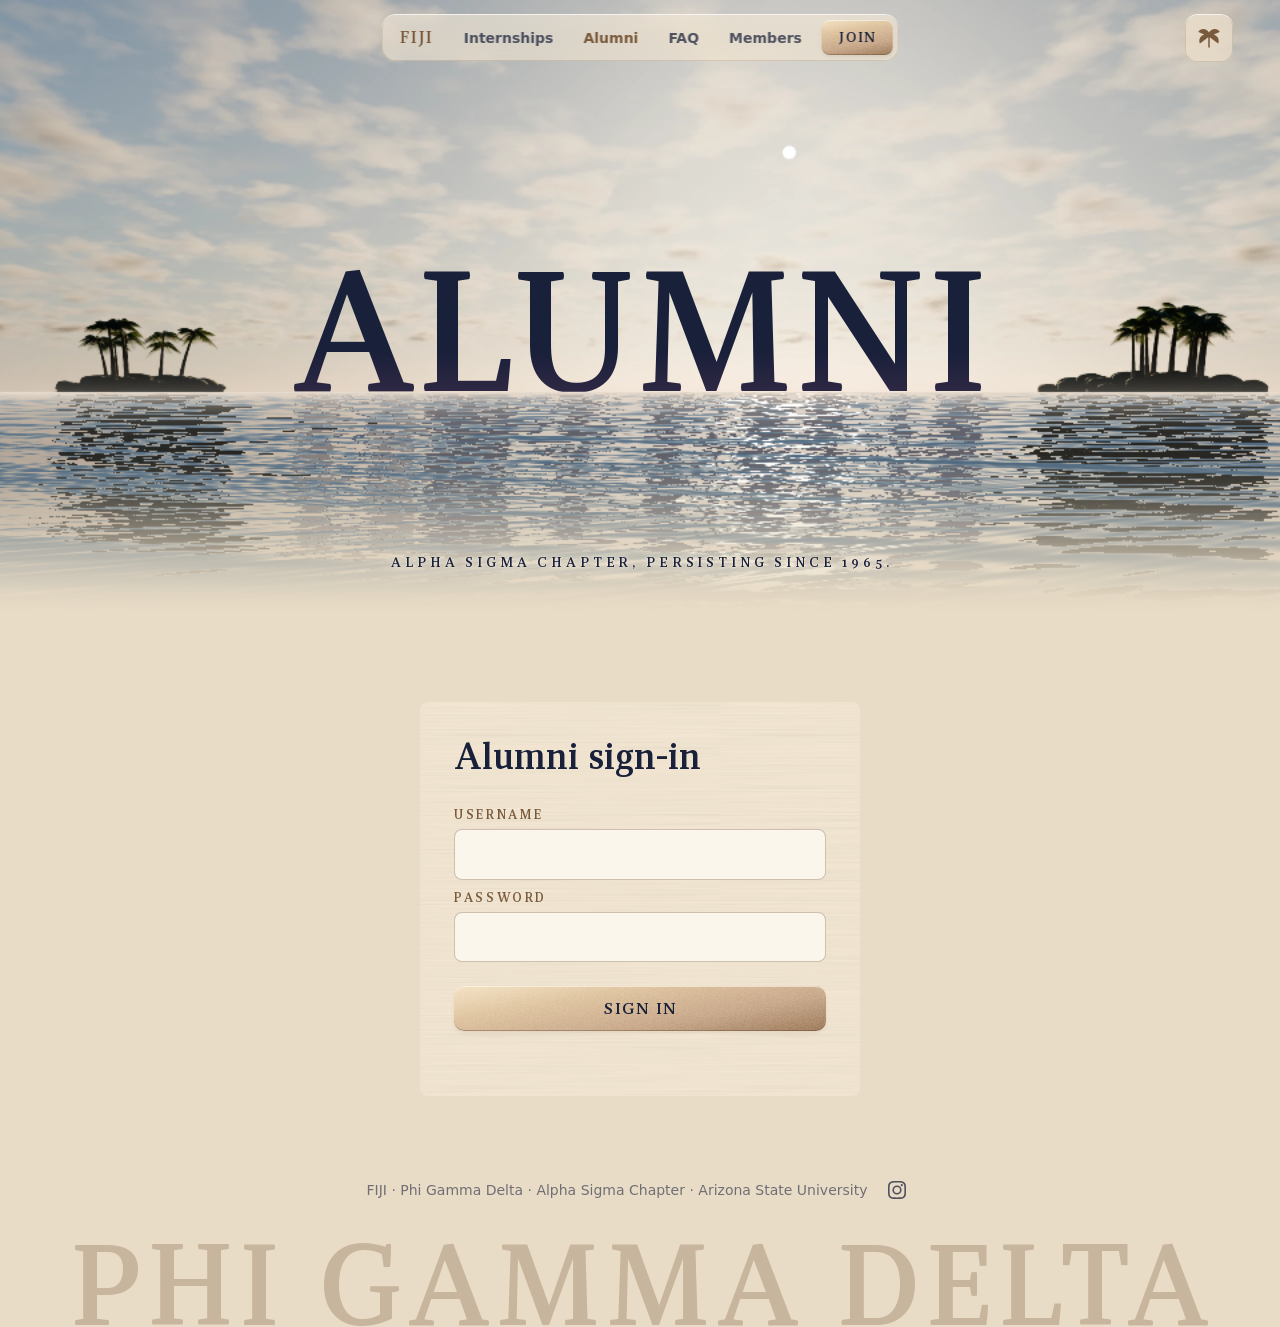
<file: alumni.html>
<!doctype html>
<html lang="en" data-theme="dark">
<head>
<meta charset="utf-8">
<meta name="viewport" content="width=device-width, initial-scale=1, viewport-fit=cover">
<title>Alumni | FIJI at Arizona State</title>
<meta name="description" content="For Alpha Sigma Chapter alumni of FIJI at Arizona State.">
<meta name="theme-color" content="#0d1322">
<meta property="og:title" content="Alumni | FIJI at Arizona State">
<meta property="og:description" content="For Alpha Sigma Chapter alumni of FIJI at Arizona State.">
<link rel="canonical" href="https://asufiji.com/alumni.html">
<meta property="og:type" content="website">
<meta property="og:site_name" content="FIJI at Arizona State">
<meta property="og:url" content="https://asufiji.com/alumni.html">
<meta property="og:image" content="https://asufiji.com/assets/og.jpg">
<meta property="og:image:width" content="1200">
<meta property="og:image:height" content="630">
<meta property="og:image:alt" content="FIJI, standing on the water at night">
<meta name="twitter:card" content="summary_large_image">
<meta name="twitter:image" content="https://asufiji.com/assets/og.jpg">
<link rel="icon" type="image/png" href="assets/favicon.png">
<link rel="apple-touch-icon" href="assets/apple-touch-icon.png">
<link rel="preload" href="assets/fonts/recia-600.woff2" as="font" type="font/woff2" crossorigin>
<link rel="preload" href="assets/fonts/recia-display.woff2?v=3" as="font" type="font/woff2" crossorigin>
<link rel="preload" as="image" href="assets/sky/wide-day.webp" media="(min-aspect-ratio: 13/25) and (prefers-color-scheme: light)">
<link rel="preload" as="image" href="assets/sky/wide-night.webp" media="(min-aspect-ratio: 13/25) and (prefers-color-scheme: dark)">
<link rel="preload" as="image" href="assets/sky/tall-day.webp" media="(max-aspect-ratio: 13/25) and (prefers-color-scheme: light)">
<link rel="preload" as="image" href="assets/sky/tall-night.webp" media="(max-aspect-ratio: 13/25) and (prefers-color-scheme: dark)">
<script>
  (function () {
    var d = document.documentElement, t = null;
    try { if (!matchMedia("(max-width: 760px), (hover: none) and (pointer: coarse)").matches) t = localStorage.getItem("asufiji-theme"); } catch (e) {}
    if (t !== "light" && t !== "dark") t = matchMedia("(prefers-color-scheme: light)").matches ? "light" : "dark";
    d.setAttribute("data-theme", t);
  })();
</script>
<link rel="stylesheet" href="styles.css?v=66315668">
<link rel="stylesheet" href="css/m-global.css?v=66315668">
<link rel="stylesheet" href="css/m-perf.css?v=66315668">
<link rel="stylesheet" href="css/m-nav.css?v=66315668">
<link rel="stylesheet" href="css/m-cards.css?v=66315668">
<link rel="stylesheet" href="css/m-home.css?v=66315668">
<link rel="stylesheet" href="css/m-pages.css?v=66315668">
</head>
<body>
<svg width="0" height="0" style="position:absolute" aria-hidden="true" focusable="false">
  <defs>
    <!-- phosphor icons (MIT, fill) + simple-icons instagram; paths injected from assets/icons -->
    <symbol id="i-palm" viewBox="0 0 256 256"><path fill="currentColor" d="M239.84 60.33a8 8 0 0 1-4.65 5.75L179 90.55a71.42 71.42 0 0 1 43.36 33.21a70.64 70.64 0 0 1 7.2 54.32a8 8 0 0 1-12.56 4.28l-81-61.68V224a8 8 0 0 1-16 0V120.68l-81 61.68a8 8 0 0 1-12.57-4.28a70.64 70.64 0 0 1 7.2-54.32A71.42 71.42 0 0 1 77 90.55L20.81 66.08a8 8 0 0 1-2.6-12.85a66.86 66.86 0 0 1 97.74 0a72.2 72.2 0 0 1 12 17a72.2 72.2 0 0 1 12.05-17a66.86 66.86 0 0 1 97.74 0a8 8 0 0 1 2.1 7.1"/></symbol>
    <symbol id="i-anchor" viewBox="0 0 256 256"><path fill="currentColor" d="M232 120a104 104 0 0 1-208 0a8 8 0 0 1 8-8h24a8 8 0 0 1 0 16H40.36A88.15 88.15 0 0 0 120 207.63V90.83a28 28 0 1 1 16 0v116.8A88.15 88.15 0 0 0 215.64 128H200a8 8 0 0 1 0-16h24a8 8 0 0 1 8 8"/></symbol>
    <symbol id="i-compass" viewBox="0 0 256 256"><path fill="currentColor" d="m249.94 120.24l-27.05-6.76a95.86 95.86 0 0 0-80.37-80.37l-6.76-27a8 8 0 0 0-15.52 0l-6.76 27.05a95.86 95.86 0 0 0-80.37 80.37l-27 6.76a8 8 0 0 0 0 15.52l27.05 6.76a95.86 95.86 0 0 0 80.37 80.37l6.76 27.05a8 8 0 0 0 15.52 0l6.76-27.05a95.86 95.86 0 0 0 80.37-80.37l27.05-6.76a8 8 0 0 0 0-15.52Zm-44.17-11L158.6 97.4l-11.8-47.17a79.88 79.88 0 0 1 58.97 58.97Zm-96.57-59L97.4 97.4l-47.17 11.8a79.88 79.88 0 0 1 58.97-58.97Zm-59 96.57l47.2 11.79l11.8 47.17a79.88 79.88 0 0 1-58.97-58.97Zm96.57 59l11.8-47.17l47.17-11.8a79.88 79.88 0 0 1-58.94 58.93Z"/></symbol>
    <symbol id="i-sail" viewBox="0 0 256 256"><path fill="currentColor" d="M160 140V72.85a4 4 0 0 1 7-2.69l55 60.46a8 8 0 0 1 .43 10.26a8.24 8.24 0 0 1-6.58 3.12H164a4 4 0 0 1-4-4m87.21 32.53A8 8 0 0 0 240 168h-96V8a8 8 0 0 0-14.21-5l-104 128A8 8 0 0 0 32 144h96v24H16a8 8 0 0 0-6.25 13l29.6 37a15.93 15.93 0 0 0 12.49 6h152.32a15.93 15.93 0 0 0 12.49-6l29.6-37a8 8 0 0 0 .96-8.47"/></symbol>
    <symbol id="i-heart" viewBox="0 0 256 256"><path fill="currentColor" d="M230.33 141.06a24.34 24.34 0 0 0-18.61-4.77C230.5 117.33 240 98.48 240 80c0-26.47-21.29-48-47.46-48A47.58 47.58 0 0 0 156 48.75A47.58 47.58 0 0 0 119.46 32C93.29 32 72 53.53 72 80c0 11 3.24 21.69 10.06 33a31.87 31.87 0 0 0-14.75 8.4L44.69 144H16a16 16 0 0 0-16 16v40a16 16 0 0 0 16 16h104a8 8 0 0 0 1.94-.24l64-16a7 7 0 0 0 1.19-.4L226 182.82l.44-.2a24.6 24.6 0 0 0 3.93-41.56Zm-10.9 27.15l-38 16.18L119 200H56v-44.69l22.63-22.62A15.86 15.86 0 0 1 89.94 128H140a12 12 0 0 1 0 24h-28a8 8 0 0 0 0 16h32a8.3 8.3 0 0 0 1.79-.2l67-15.41l.31-.08a8.6 8.6 0 0 1 6.3 15.9Z"/></symbol>
    <symbol id="i-down" viewBox="0 0 256 256"><path fill="currentColor" d="m208.49 152.49l-72 72a12 12 0 0 1-17 0l-72-72a12 12 0 0 1 17-17L116 187V40a12 12 0 0 1 24 0v147l51.51-51.52a12 12 0 0 1 17 17Z"/></symbol>
    <symbol id="i-ig" viewBox="0 0 24 24"><path fill="currentColor" d="M7.03.084c-1.277.06-2.149.264-2.91.563a5.9 5.9 0 0 0-2.124 1.388a5.9 5.9 0 0 0-1.38 2.127C.321 4.926.12 5.8.064 7.076s-.069 1.688-.063 4.947s.021 3.667.083 4.947c.061 1.277.264 2.149.563 2.911c.308.789.72 1.457 1.388 2.123a5.9 5.9 0 0 0 2.129 1.38c.763.295 1.636.496 2.913.552c1.278.056 1.689.069 4.947.063s3.668-.021 4.947-.082c1.28-.06 2.147-.265 2.91-.563a5.9 5.9 0 0 0 2.123-1.388a5.9 5.9 0 0 0 1.38-2.129c.295-.763.496-1.636.551-2.912c.056-1.28.07-1.69.063-4.948c-.006-3.258-.02-3.667-.081-4.947c-.06-1.28-.264-2.148-.564-2.911a5.9 5.9 0 0 0-1.387-2.123a5.9 5.9 0 0 0-2.128-1.38c-.764-.294-1.636-.496-2.914-.55C15.647.009 15.236-.006 11.977 0S8.31.021 7.03.084m.14 21.693c-1.17-.05-1.805-.245-2.228-.408a3.7 3.7 0 0 1-1.382-.895a3.7 3.7 0 0 1-.9-1.378c-.165-.423-.363-1.058-.417-2.228c-.06-1.264-.072-1.644-.08-4.848c-.006-3.204.006-3.583.061-4.848c.05-1.169.246-1.805.408-2.228c.216-.561.477-.96.895-1.382a3.7 3.7 0 0 1 1.379-.9c.423-.165 1.057-.361 2.227-.417c1.265-.06 1.644-.072 4.848-.08c3.203-.006 3.583.006 4.85.062c1.168.05 1.804.244 2.227.408c.56.216.96.475 1.382.895s.681.817.9 1.378c.165.422.362 1.056.417 2.227c.06 1.265.074 1.645.08 4.848c.005 3.203-.006 3.583-.061 4.848c-.051 1.17-.245 1.805-.408 2.23c-.216.56-.477.96-.896 1.38a3.7 3.7 0 0 1-1.378.9c-.422.165-1.058.362-2.226.418c-1.266.06-1.645.072-4.85.079s-3.582-.006-4.848-.06m9.783-16.192a1.44 1.44 0 1 0 1.437-1.442a1.44 1.44 0 0 0-1.437 1.442M5.839 12.012a6.161 6.161 0 1 0 12.323-.024a6.162 6.162 0 0 0-12.323.024M8 12.008A4 4 0 1 1 12.008 16A4 4 0 0 1 8 12.008"/></symbol>
    <!-- reflection ripple -->
    <filter id="ripple" x="-6%" y="-4%" width="112%" height="108%" color-interpolation-filters="sRGB">
      <feTurbulence type="fractalNoise" baseFrequency="0.002 0.14" numOctaves="2" seed="7" result="n">
        <animate attributeName="baseFrequency" dur="7s" values="0.002 0.14;0.003 0.17;0.002 0.14" repeatCount="indefinite"/>
      </feTurbulence>
      <feColorMatrix in="n" type="matrix" values="1 0 0 0 0  0 0 0 0 .5  0 0 0 0 .5  0 0 0 0 1" result="m"/>
      <feDisplacementMap in="SourceGraphic" in2="m" scale="24" xChannelSelector="R" yChannelSelector="G" result="d"/>
      <feGaussianBlur in="d" stdDeviation="1 3.6"/>
    </filter>
    <!-- deckled parchment edge -->
    <filter id="deckle" x="-3%" y="-3%" width="106%" height="106%">
      <feTurbulence type="fractalNoise" baseFrequency="0.045" numOctaves="4" seed="3" result="n"/>
      <feDisplacementMap in="SourceGraphic" in2="n" scale="16" xChannelSelector="R" yChannelSelector="G"/>
    </filter>
  </defs>
</svg>

<nav class="rail" aria-label="Main">
  <a class="rail-brand" href="./" aria-label="FIJI home">FIJI</a>
  <div class="rail-links" id="rail-links">
    <a class="rail-link" href="internships.html">Internships</a>
    <a class="rail-link" href="alumni.html" aria-current="page">Alumni</a>
    <a class="rail-link" href="faq.html">FAQ</a>
    <a class="rail-link" href="members.html">Members</a>
    <div class="rail-extra">
      <a class="btn-brass btn-lg rail-join" href="join.html">Join FIJI</a>
    </div>
  </div>
  <a class="btn-brass btn-sm magnetic" href="join.html">Join</a>
  <button class="rail-menu" type="button" aria-expanded="false" aria-controls="rail-links">Menu</button>
</nav>
<button class="theme-toggle" type="button" aria-label="Switch to day" title="Day / night">
  <svg aria-hidden="true"><use href="#i-palm"/></svg>
</button>

<header class="hero hero-sub" style="--ratio:4.45">
  <h1 class="sr-only">Alumni</h1>
  <div class="sky" aria-hidden="true"></div>
  <canvas class="sea" id="sea" aria-hidden="true"></canvas>
  <div class="crest" aria-hidden="true">
    <span class="word">ALUMNI</span>
    <span class="word word-refl">ALUMNI</span>
  </div>
  <div class="hero-base">
    <p class="tagline">Alpha Sigma Chapter, persisting since 1965.</p>
  </div>
</header>

<main class="page-body">
  <form class="login reveal" novalidate data-msg="Alumni accounts open soon. Check back then.">
    <h2 class="login-head">Alumni sign-in</h2>
    <label class="login-label" for="user">Username</label>
    <input class="login-input" id="user" name="user" type="text" autocomplete="username" autocapitalize="none" autocorrect="off" spellcheck="false" enterkeyhint="next">
    <label class="login-label" for="pw">Password</label>
    <input class="login-input" id="pw" name="pw" type="password" autocomplete="current-password" enterkeyhint="go">
    <button class="btn-brass login-btn" type="submit">Sign in</button>
    <p class="login-msg" role="status" aria-live="polite"></p>
  </form>
</main>

<footer class="foot">
  <p class="foot-line">
    <span>FIJI &middot; Phi Gamma Delta &middot; Alpha Sigma Chapter &middot; Arizona State University</span>
    <a class="foot-ig" href="https://www.instagram.com/asufiji/" target="_blank" rel="noopener" aria-label="@asufiji on Instagram"><svg aria-hidden="true"><use href="#i-ig"/></svg></a>
  </p>
  <div class="wordmark" aria-hidden="true">PHI GAMMA DELTA</div>
</footer>

<script type="module" src="main.js?v=66315668"></script>
</body>
</html>
</file>
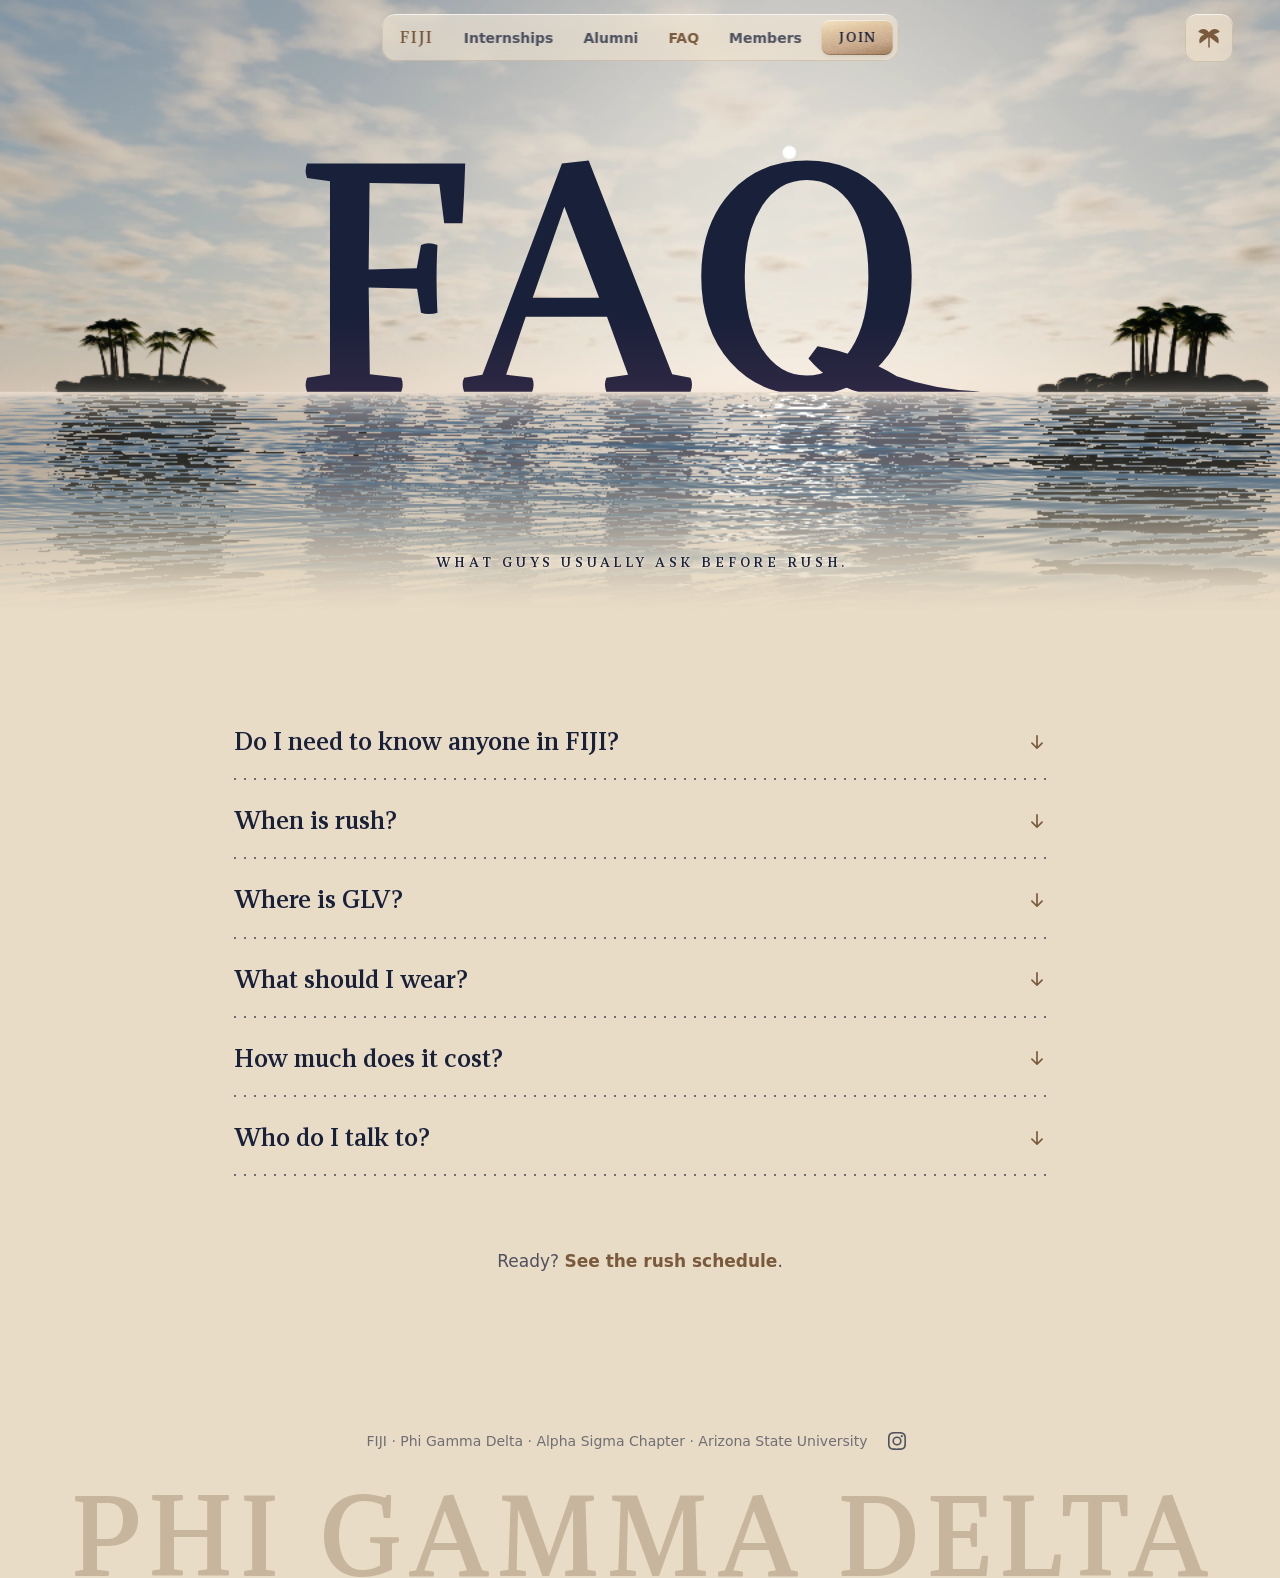
<file: faq.html>
<!doctype html>
<html lang="en" data-theme="dark">
<head>
<meta charset="utf-8">
<meta name="viewport" content="width=device-width, initial-scale=1, viewport-fit=cover">
<title>FAQ | FIJI at Arizona State</title>
<meta name="description" content="Questions guys ask before rushing FIJI at Arizona State.">
<meta name="theme-color" content="#0d1322">
<meta property="og:title" content="FAQ | FIJI at Arizona State">
<meta property="og:description" content="Questions guys ask before rushing FIJI at Arizona State.">
<link rel="canonical" href="https://asufiji.com/faq.html">
<meta property="og:type" content="website">
<meta property="og:site_name" content="FIJI at Arizona State">
<meta property="og:url" content="https://asufiji.com/faq.html">
<meta property="og:image" content="https://asufiji.com/assets/og.jpg">
<meta property="og:image:width" content="1200">
<meta property="og:image:height" content="630">
<meta property="og:image:alt" content="FIJI, standing on the water at night">
<meta name="twitter:card" content="summary_large_image">
<meta name="twitter:image" content="https://asufiji.com/assets/og.jpg">
<link rel="icon" type="image/png" href="assets/favicon.png">
<link rel="apple-touch-icon" href="assets/apple-touch-icon.png">
<link rel="preload" href="assets/fonts/recia-600.woff2" as="font" type="font/woff2" crossorigin>
<link rel="preload" href="assets/fonts/recia-display.woff2?v=3" as="font" type="font/woff2" crossorigin>
<link rel="preload" as="image" href="assets/sky/wide-day.webp" media="(min-aspect-ratio: 13/25) and (prefers-color-scheme: light)">
<link rel="preload" as="image" href="assets/sky/wide-night.webp" media="(min-aspect-ratio: 13/25) and (prefers-color-scheme: dark)">
<link rel="preload" as="image" href="assets/sky/tall-day.webp" media="(max-aspect-ratio: 13/25) and (prefers-color-scheme: light)">
<link rel="preload" as="image" href="assets/sky/tall-night.webp" media="(max-aspect-ratio: 13/25) and (prefers-color-scheme: dark)">
<script>
  (function () {
    var d = document.documentElement, t = null;
    try { if (!matchMedia("(max-width: 760px), (hover: none) and (pointer: coarse)").matches) t = localStorage.getItem("asufiji-theme"); } catch (e) {}
    if (t !== "light" && t !== "dark") t = matchMedia("(prefers-color-scheme: light)").matches ? "light" : "dark";
    d.setAttribute("data-theme", t);
  })();
</script>
<link rel="stylesheet" href="styles.css?v=66315668">
<link rel="stylesheet" href="css/m-global.css?v=66315668">
<link rel="stylesheet" href="css/m-perf.css?v=66315668">
<link rel="stylesheet" href="css/m-nav.css?v=66315668">
<link rel="stylesheet" href="css/m-cards.css?v=66315668">
<link rel="stylesheet" href="css/m-home.css?v=66315668">
<link rel="stylesheet" href="css/m-pages.css?v=66315668">
</head>
<body>
<svg width="0" height="0" style="position:absolute" aria-hidden="true" focusable="false">
  <defs>
    <!-- phosphor icons (MIT, fill) + simple-icons instagram; paths injected from assets/icons -->
    <symbol id="i-palm" viewBox="0 0 256 256"><path fill="currentColor" d="M239.84 60.33a8 8 0 0 1-4.65 5.75L179 90.55a71.42 71.42 0 0 1 43.36 33.21a70.64 70.64 0 0 1 7.2 54.32a8 8 0 0 1-12.56 4.28l-81-61.68V224a8 8 0 0 1-16 0V120.68l-81 61.68a8 8 0 0 1-12.57-4.28a70.64 70.64 0 0 1 7.2-54.32A71.42 71.42 0 0 1 77 90.55L20.81 66.08a8 8 0 0 1-2.6-12.85a66.86 66.86 0 0 1 97.74 0a72.2 72.2 0 0 1 12 17a72.2 72.2 0 0 1 12.05-17a66.86 66.86 0 0 1 97.74 0a8 8 0 0 1 2.1 7.1"/></symbol>
    <symbol id="i-anchor" viewBox="0 0 256 256"><path fill="currentColor" d="M232 120a104 104 0 0 1-208 0a8 8 0 0 1 8-8h24a8 8 0 0 1 0 16H40.36A88.15 88.15 0 0 0 120 207.63V90.83a28 28 0 1 1 16 0v116.8A88.15 88.15 0 0 0 215.64 128H200a8 8 0 0 1 0-16h24a8 8 0 0 1 8 8"/></symbol>
    <symbol id="i-compass" viewBox="0 0 256 256"><path fill="currentColor" d="m249.94 120.24l-27.05-6.76a95.86 95.86 0 0 0-80.37-80.37l-6.76-27a8 8 0 0 0-15.52 0l-6.76 27.05a95.86 95.86 0 0 0-80.37 80.37l-27 6.76a8 8 0 0 0 0 15.52l27.05 6.76a95.86 95.86 0 0 0 80.37 80.37l6.76 27.05a8 8 0 0 0 15.52 0l6.76-27.05a95.86 95.86 0 0 0 80.37-80.37l27.05-6.76a8 8 0 0 0 0-15.52Zm-44.17-11L158.6 97.4l-11.8-47.17a79.88 79.88 0 0 1 58.97 58.97Zm-96.57-59L97.4 97.4l-47.17 11.8a79.88 79.88 0 0 1 58.97-58.97Zm-59 96.57l47.2 11.79l11.8 47.17a79.88 79.88 0 0 1-58.97-58.97Zm96.57 59l11.8-47.17l47.17-11.8a79.88 79.88 0 0 1-58.94 58.93Z"/></symbol>
    <symbol id="i-sail" viewBox="0 0 256 256"><path fill="currentColor" d="M160 140V72.85a4 4 0 0 1 7-2.69l55 60.46a8 8 0 0 1 .43 10.26a8.24 8.24 0 0 1-6.58 3.12H164a4 4 0 0 1-4-4m87.21 32.53A8 8 0 0 0 240 168h-96V8a8 8 0 0 0-14.21-5l-104 128A8 8 0 0 0 32 144h96v24H16a8 8 0 0 0-6.25 13l29.6 37a15.93 15.93 0 0 0 12.49 6h152.32a15.93 15.93 0 0 0 12.49-6l29.6-37a8 8 0 0 0 .96-8.47"/></symbol>
    <symbol id="i-heart" viewBox="0 0 256 256"><path fill="currentColor" d="M230.33 141.06a24.34 24.34 0 0 0-18.61-4.77C230.5 117.33 240 98.48 240 80c0-26.47-21.29-48-47.46-48A47.58 47.58 0 0 0 156 48.75A47.58 47.58 0 0 0 119.46 32C93.29 32 72 53.53 72 80c0 11 3.24 21.69 10.06 33a31.87 31.87 0 0 0-14.75 8.4L44.69 144H16a16 16 0 0 0-16 16v40a16 16 0 0 0 16 16h104a8 8 0 0 0 1.94-.24l64-16a7 7 0 0 0 1.19-.4L226 182.82l.44-.2a24.6 24.6 0 0 0 3.93-41.56Zm-10.9 27.15l-38 16.18L119 200H56v-44.69l22.63-22.62A15.86 15.86 0 0 1 89.94 128H140a12 12 0 0 1 0 24h-28a8 8 0 0 0 0 16h32a8.3 8.3 0 0 0 1.79-.2l67-15.41l.31-.08a8.6 8.6 0 0 1 6.3 15.9Z"/></symbol>
    <symbol id="i-down" viewBox="0 0 256 256"><path fill="currentColor" d="m208.49 152.49l-72 72a12 12 0 0 1-17 0l-72-72a12 12 0 0 1 17-17L116 187V40a12 12 0 0 1 24 0v147l51.51-51.52a12 12 0 0 1 17 17Z"/></symbol>
    <symbol id="i-ig" viewBox="0 0 24 24"><path fill="currentColor" d="M7.03.084c-1.277.06-2.149.264-2.91.563a5.9 5.9 0 0 0-2.124 1.388a5.9 5.9 0 0 0-1.38 2.127C.321 4.926.12 5.8.064 7.076s-.069 1.688-.063 4.947s.021 3.667.083 4.947c.061 1.277.264 2.149.563 2.911c.308.789.72 1.457 1.388 2.123a5.9 5.9 0 0 0 2.129 1.38c.763.295 1.636.496 2.913.552c1.278.056 1.689.069 4.947.063s3.668-.021 4.947-.082c1.28-.06 2.147-.265 2.91-.563a5.9 5.9 0 0 0 2.123-1.388a5.9 5.9 0 0 0 1.38-2.129c.295-.763.496-1.636.551-2.912c.056-1.28.07-1.69.063-4.948c-.006-3.258-.02-3.667-.081-4.947c-.06-1.28-.264-2.148-.564-2.911a5.9 5.9 0 0 0-1.387-2.123a5.9 5.9 0 0 0-2.128-1.38c-.764-.294-1.636-.496-2.914-.55C15.647.009 15.236-.006 11.977 0S8.31.021 7.03.084m.14 21.693c-1.17-.05-1.805-.245-2.228-.408a3.7 3.7 0 0 1-1.382-.895a3.7 3.7 0 0 1-.9-1.378c-.165-.423-.363-1.058-.417-2.228c-.06-1.264-.072-1.644-.08-4.848c-.006-3.204.006-3.583.061-4.848c.05-1.169.246-1.805.408-2.228c.216-.561.477-.96.895-1.382a3.7 3.7 0 0 1 1.379-.9c.423-.165 1.057-.361 2.227-.417c1.265-.06 1.644-.072 4.848-.08c3.203-.006 3.583.006 4.85.062c1.168.05 1.804.244 2.227.408c.56.216.96.475 1.382.895s.681.817.9 1.378c.165.422.362 1.056.417 2.227c.06 1.265.074 1.645.08 4.848c.005 3.203-.006 3.583-.061 4.848c-.051 1.17-.245 1.805-.408 2.23c-.216.56-.477.96-.896 1.38a3.7 3.7 0 0 1-1.378.9c-.422.165-1.058.362-2.226.418c-1.266.06-1.645.072-4.85.079s-3.582-.006-4.848-.06m9.783-16.192a1.44 1.44 0 1 0 1.437-1.442a1.44 1.44 0 0 0-1.437 1.442M5.839 12.012a6.161 6.161 0 1 0 12.323-.024a6.162 6.162 0 0 0-12.323.024M8 12.008A4 4 0 1 1 12.008 16A4 4 0 0 1 8 12.008"/></symbol>
    <!-- reflection ripple -->
    <filter id="ripple" x="-6%" y="-4%" width="112%" height="108%" color-interpolation-filters="sRGB">
      <feTurbulence type="fractalNoise" baseFrequency="0.002 0.14" numOctaves="2" seed="7" result="n">
        <animate attributeName="baseFrequency" dur="7s" values="0.002 0.14;0.003 0.17;0.002 0.14" repeatCount="indefinite"/>
      </feTurbulence>
      <feColorMatrix in="n" type="matrix" values="1 0 0 0 0  0 0 0 0 .5  0 0 0 0 .5  0 0 0 0 1" result="m"/>
      <feDisplacementMap in="SourceGraphic" in2="m" scale="24" xChannelSelector="R" yChannelSelector="G" result="d"/>
      <feGaussianBlur in="d" stdDeviation="1 3.6"/>
    </filter>
    <!-- deckled parchment edge -->
    <filter id="deckle" x="-3%" y="-3%" width="106%" height="106%">
      <feTurbulence type="fractalNoise" baseFrequency="0.045" numOctaves="4" seed="3" result="n"/>
      <feDisplacementMap in="SourceGraphic" in2="n" scale="16" xChannelSelector="R" yChannelSelector="G"/>
    </filter>
  </defs>
</svg>

<nav class="rail" aria-label="Main">
  <a class="rail-brand" href="./" aria-label="FIJI home">FIJI</a>
  <div class="rail-links" id="rail-links">
    <a class="rail-link" href="internships.html">Internships</a>
    <a class="rail-link" href="alumni.html">Alumni</a>
    <a class="rail-link" href="faq.html" aria-current="page">FAQ</a>
    <a class="rail-link" href="members.html">Members</a>
    <div class="rail-extra">
      <a class="btn-brass btn-lg rail-join" href="join.html">Join FIJI</a>
    </div>
  </div>
  <a class="btn-brass btn-sm magnetic" href="join.html">Join</a>
  <button class="rail-menu" type="button" aria-expanded="false" aria-controls="rail-links">Menu</button>
</nav>
<button class="theme-toggle" type="button" aria-label="Switch to day" title="Day / night">
  <svg aria-hidden="true"><use href="#i-palm"/></svg>
</button>

<header class="hero hero-sub" style="--ratio:2.23">
  <h1 class="sr-only">Frequently asked questions</h1>
  <div class="sky" aria-hidden="true"></div>
  <canvas class="sea" id="sea" aria-hidden="true"></canvas>
  <div class="crest" aria-hidden="true">
    <span class="word">FAQ</span>
    <span class="word word-refl">FAQ</span>
  </div>
  <div class="hero-base">
    <p class="tagline">What guys usually ask before rush.</p>
  </div>
</header>

<main class="page-body">
  <div class="faq">
    <details class="qa reveal">
      <summary><span>Do I need to know anyone in FIJI?</span><svg class="qa-mark" aria-hidden="true"><use href="#i-down"/></svg></summary>
      <p>No. Plenty of guys in every pledge class walk in knowing nobody. Come to an open night and talk to whoever's there.</p>
    </details>
    <details class="qa reveal">
      <summary><span>When is rush?</span><svg class="qa-mark" aria-hidden="true"><use href="#i-down"/></svg></summary>
      <p>Every fall and spring. The schedule changes each semester, so fill out the rush form and we&#39;ll send you the dates.</p>
    </details>
    <details class="qa reveal">
      <summary><span>Where is GLV?</span><svg class="qa-mark" aria-hidden="true"><use href="#i-down"/></svg></summary>
      <p>The Greek Leadership Village on ASU's Tempe campus. Our house is the one with the ΦΓΔ letters out front.</p>
    </details>
    <details class="qa reveal">
      <summary><span>What should I wear?</span><svg class="qa-mark" aria-hidden="true"><use href="#i-down"/></svg></summary>
      <p>For open nights, whatever you'd wear to class. We'll tell you ahead of time if a night needs more than that.</p>
    </details>
    <details class="qa reveal">
      <summary><span>How much does it cost?</span><svg class="qa-mark" aria-hidden="true"><use href="#i-down"/></svg></summary>
      <p>Dues change from year to year, so ask the rush chairs for this semester's number. They'll give you a straight answer.</p>
    </details>
    <details class="qa reveal">
      <summary><span>Who do I talk to?</span><svg class="qa-mark" aria-hidden="true"><use href="#i-down"/></svg></summary>
      <p>Lincoln Sneed and Carson Ziegler are the rush chairs. DM @asufiji and it gets to them.</p>
    </details>
  </div>
  <p class="page-note">Ready? <a href="join.html">See the rush schedule</a>.</p>
</main>

<footer class="foot">
  <p class="foot-line">
    <span>FIJI &middot; Phi Gamma Delta &middot; Alpha Sigma Chapter &middot; Arizona State University</span>
    <a class="foot-ig" href="https://www.instagram.com/asufiji/" target="_blank" rel="noopener" aria-label="@asufiji on Instagram"><svg aria-hidden="true"><use href="#i-ig"/></svg></a>
  </p>
  <div class="wordmark" aria-hidden="true">PHI GAMMA DELTA</div>
</footer>

<script type="module" src="main.js?v=66315668"></script>
</body>
</html>
</file>
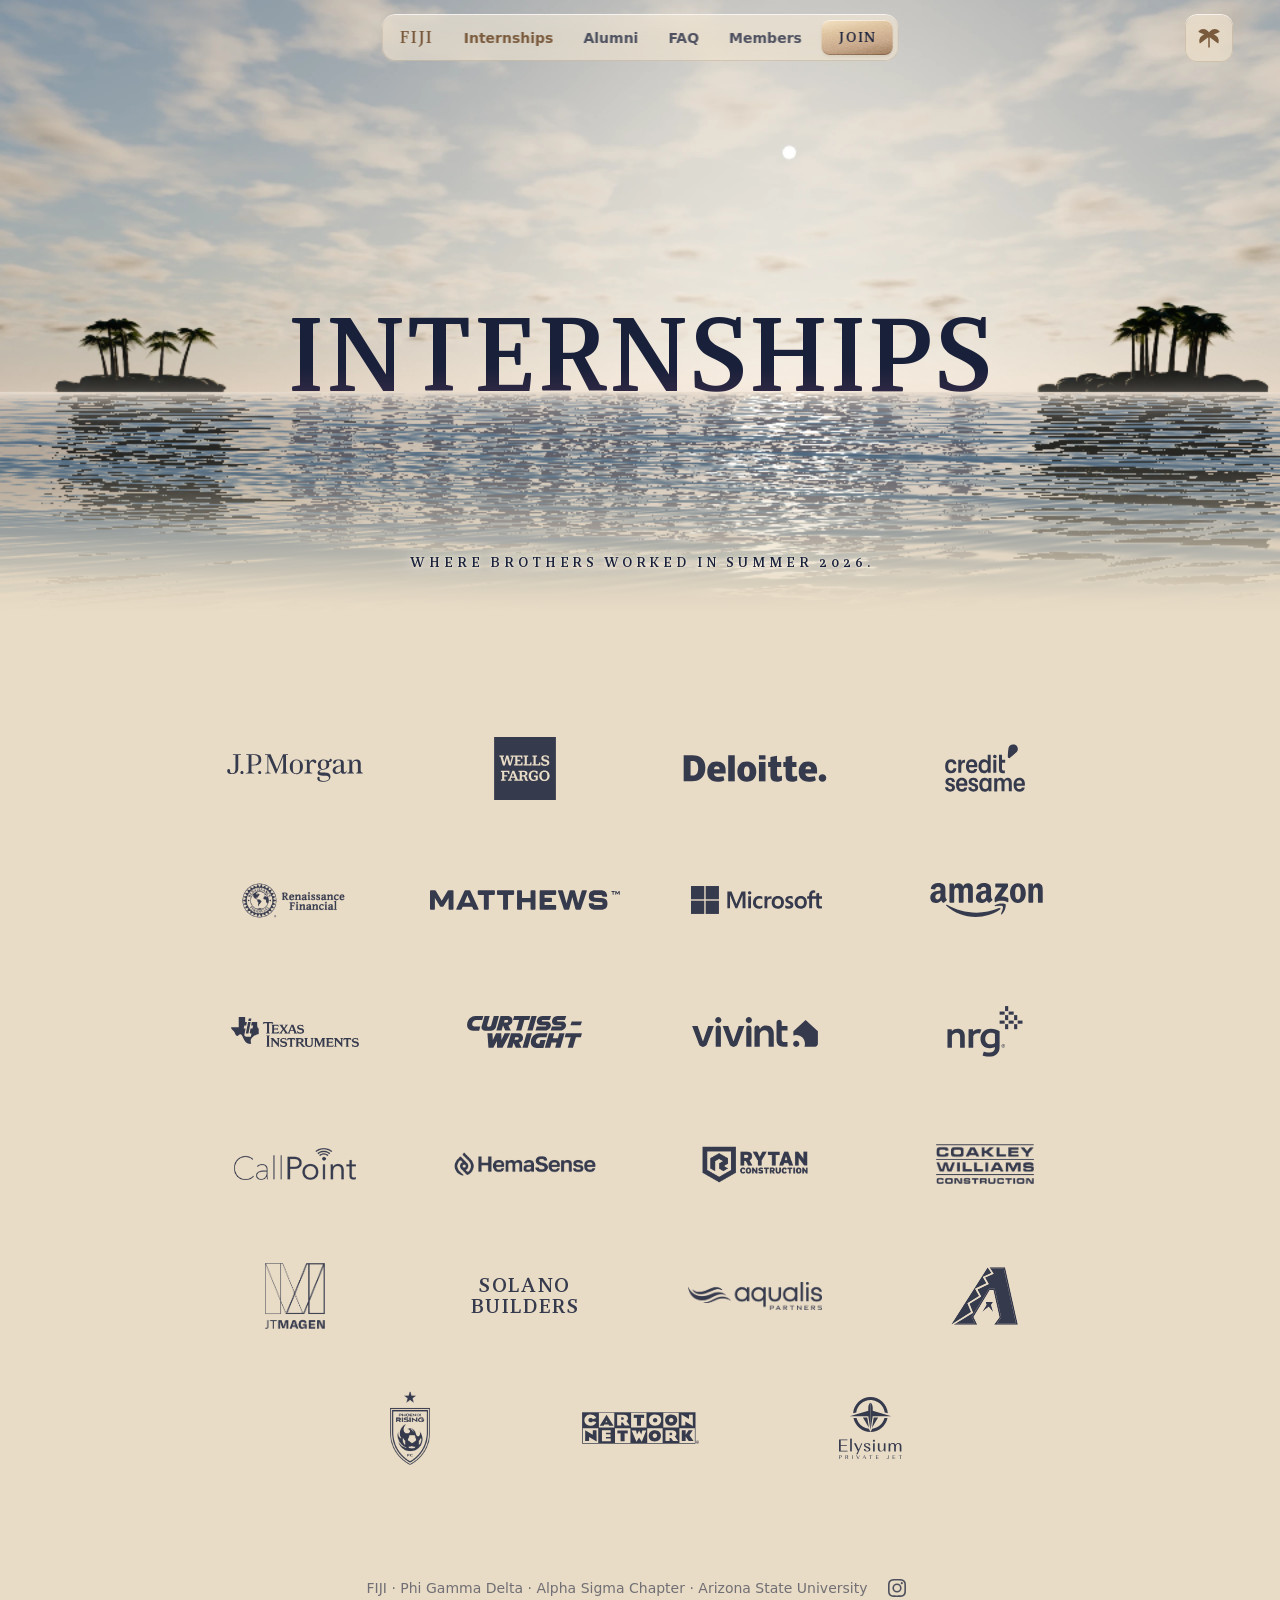
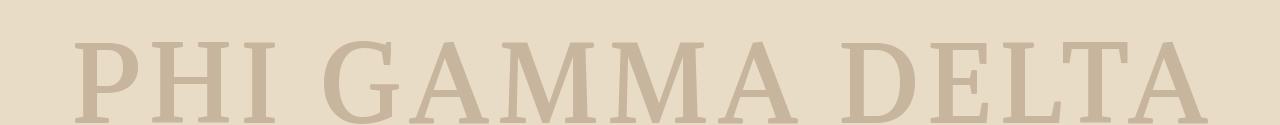
<file: internships.html>
<!doctype html>
<html lang="en" data-theme="dark">
<head>
<meta charset="utf-8">
<meta name="viewport" content="width=device-width, initial-scale=1, viewport-fit=cover">
<title>Internships | FIJI at Arizona State</title>
<meta name="description" content="Where FIJI brothers at Arizona State interned in summer 2026.">
<meta name="theme-color" content="#0d1322">
<meta property="og:title" content="Internships | FIJI at Arizona State">
<meta property="og:description" content="Where FIJI brothers at Arizona State interned in summer 2026.">
<link rel="canonical" href="https://asufiji.com/internships.html">
<meta property="og:type" content="website">
<meta property="og:site_name" content="FIJI at Arizona State">
<meta property="og:url" content="https://asufiji.com/internships.html">
<meta property="og:image" content="https://asufiji.com/assets/og.jpg">
<meta property="og:image:width" content="1200">
<meta property="og:image:height" content="630">
<meta property="og:image:alt" content="FIJI, standing on the water at night">
<meta name="twitter:card" content="summary_large_image">
<meta name="twitter:image" content="https://asufiji.com/assets/og.jpg">
<link rel="icon" type="image/png" href="assets/favicon.png">
<link rel="apple-touch-icon" href="assets/apple-touch-icon.png">
<link rel="preload" href="assets/fonts/recia-600.woff2" as="font" type="font/woff2" crossorigin>
<link rel="preload" href="assets/fonts/recia-display.woff2?v=3" as="font" type="font/woff2" crossorigin>
<link rel="preload" as="image" href="assets/sky/wide-day.webp" media="(min-aspect-ratio: 13/25) and (prefers-color-scheme: light)">
<link rel="preload" as="image" href="assets/sky/wide-night.webp" media="(min-aspect-ratio: 13/25) and (prefers-color-scheme: dark)">
<link rel="preload" as="image" href="assets/sky/tall-day.webp" media="(max-aspect-ratio: 13/25) and (prefers-color-scheme: light)">
<link rel="preload" as="image" href="assets/sky/tall-night.webp" media="(max-aspect-ratio: 13/25) and (prefers-color-scheme: dark)">
<script>
  (function () {
    var d = document.documentElement, t = null;
    try { if (!matchMedia("(max-width: 760px), (hover: none) and (pointer: coarse)").matches) t = localStorage.getItem("asufiji-theme"); } catch (e) {}
    if (t !== "light" && t !== "dark") t = matchMedia("(prefers-color-scheme: light)").matches ? "light" : "dark";
    d.setAttribute("data-theme", t);
  })();
</script>
<link rel="stylesheet" href="styles.css?v=66315668">
<link rel="stylesheet" href="css/m-global.css?v=66315668">
<link rel="stylesheet" href="css/m-perf.css?v=66315668">
<link rel="stylesheet" href="css/m-nav.css?v=66315668">
<link rel="stylesheet" href="css/m-cards.css?v=66315668">
<link rel="stylesheet" href="css/m-home.css?v=66315668">
<link rel="stylesheet" href="css/m-pages.css?v=66315668">
</head>
<body>
<svg width="0" height="0" style="position:absolute" aria-hidden="true" focusable="false">
  <defs>
    <!-- phosphor icons (MIT, fill) + simple-icons instagram; paths injected from assets/icons -->
    <symbol id="i-palm" viewBox="0 0 256 256"><path fill="currentColor" d="M239.84 60.33a8 8 0 0 1-4.65 5.75L179 90.55a71.42 71.42 0 0 1 43.36 33.21a70.64 70.64 0 0 1 7.2 54.32a8 8 0 0 1-12.56 4.28l-81-61.68V224a8 8 0 0 1-16 0V120.68l-81 61.68a8 8 0 0 1-12.57-4.28a70.64 70.64 0 0 1 7.2-54.32A71.42 71.42 0 0 1 77 90.55L20.81 66.08a8 8 0 0 1-2.6-12.85a66.86 66.86 0 0 1 97.74 0a72.2 72.2 0 0 1 12 17a72.2 72.2 0 0 1 12.05-17a66.86 66.86 0 0 1 97.74 0a8 8 0 0 1 2.1 7.1"/></symbol>
    <symbol id="i-anchor" viewBox="0 0 256 256"><path fill="currentColor" d="M232 120a104 104 0 0 1-208 0a8 8 0 0 1 8-8h24a8 8 0 0 1 0 16H40.36A88.15 88.15 0 0 0 120 207.63V90.83a28 28 0 1 1 16 0v116.8A88.15 88.15 0 0 0 215.64 128H200a8 8 0 0 1 0-16h24a8 8 0 0 1 8 8"/></symbol>
    <symbol id="i-compass" viewBox="0 0 256 256"><path fill="currentColor" d="m249.94 120.24l-27.05-6.76a95.86 95.86 0 0 0-80.37-80.37l-6.76-27a8 8 0 0 0-15.52 0l-6.76 27.05a95.86 95.86 0 0 0-80.37 80.37l-27 6.76a8 8 0 0 0 0 15.52l27.05 6.76a95.86 95.86 0 0 0 80.37 80.37l6.76 27.05a8 8 0 0 0 15.52 0l6.76-27.05a95.86 95.86 0 0 0 80.37-80.37l27.05-6.76a8 8 0 0 0 0-15.52Zm-44.17-11L158.6 97.4l-11.8-47.17a79.88 79.88 0 0 1 58.97 58.97Zm-96.57-59L97.4 97.4l-47.17 11.8a79.88 79.88 0 0 1 58.97-58.97Zm-59 96.57l47.2 11.79l11.8 47.17a79.88 79.88 0 0 1-58.97-58.97Zm96.57 59l11.8-47.17l47.17-11.8a79.88 79.88 0 0 1-58.94 58.93Z"/></symbol>
    <symbol id="i-sail" viewBox="0 0 256 256"><path fill="currentColor" d="M160 140V72.85a4 4 0 0 1 7-2.69l55 60.46a8 8 0 0 1 .43 10.26a8.24 8.24 0 0 1-6.58 3.12H164a4 4 0 0 1-4-4m87.21 32.53A8 8 0 0 0 240 168h-96V8a8 8 0 0 0-14.21-5l-104 128A8 8 0 0 0 32 144h96v24H16a8 8 0 0 0-6.25 13l29.6 37a15.93 15.93 0 0 0 12.49 6h152.32a15.93 15.93 0 0 0 12.49-6l29.6-37a8 8 0 0 0 .96-8.47"/></symbol>
    <symbol id="i-heart" viewBox="0 0 256 256"><path fill="currentColor" d="M230.33 141.06a24.34 24.34 0 0 0-18.61-4.77C230.5 117.33 240 98.48 240 80c0-26.47-21.29-48-47.46-48A47.58 47.58 0 0 0 156 48.75A47.58 47.58 0 0 0 119.46 32C93.29 32 72 53.53 72 80c0 11 3.24 21.69 10.06 33a31.87 31.87 0 0 0-14.75 8.4L44.69 144H16a16 16 0 0 0-16 16v40a16 16 0 0 0 16 16h104a8 8 0 0 0 1.94-.24l64-16a7 7 0 0 0 1.19-.4L226 182.82l.44-.2a24.6 24.6 0 0 0 3.93-41.56Zm-10.9 27.15l-38 16.18L119 200H56v-44.69l22.63-22.62A15.86 15.86 0 0 1 89.94 128H140a12 12 0 0 1 0 24h-28a8 8 0 0 0 0 16h32a8.3 8.3 0 0 0 1.79-.2l67-15.41l.31-.08a8.6 8.6 0 0 1 6.3 15.9Z"/></symbol>
    <symbol id="i-down" viewBox="0 0 256 256"><path fill="currentColor" d="m208.49 152.49l-72 72a12 12 0 0 1-17 0l-72-72a12 12 0 0 1 17-17L116 187V40a12 12 0 0 1 24 0v147l51.51-51.52a12 12 0 0 1 17 17Z"/></symbol>
    <symbol id="i-ig" viewBox="0 0 24 24"><path fill="currentColor" d="M7.03.084c-1.277.06-2.149.264-2.91.563a5.9 5.9 0 0 0-2.124 1.388a5.9 5.9 0 0 0-1.38 2.127C.321 4.926.12 5.8.064 7.076s-.069 1.688-.063 4.947s.021 3.667.083 4.947c.061 1.277.264 2.149.563 2.911c.308.789.72 1.457 1.388 2.123a5.9 5.9 0 0 0 2.129 1.38c.763.295 1.636.496 2.913.552c1.278.056 1.689.069 4.947.063s3.668-.021 4.947-.082c1.28-.06 2.147-.265 2.91-.563a5.9 5.9 0 0 0 2.123-1.388a5.9 5.9 0 0 0 1.38-2.129c.295-.763.496-1.636.551-2.912c.056-1.28.07-1.69.063-4.948c-.006-3.258-.02-3.667-.081-4.947c-.06-1.28-.264-2.148-.564-2.911a5.9 5.9 0 0 0-1.387-2.123a5.9 5.9 0 0 0-2.128-1.38c-.764-.294-1.636-.496-2.914-.55C15.647.009 15.236-.006 11.977 0S8.31.021 7.03.084m.14 21.693c-1.17-.05-1.805-.245-2.228-.408a3.7 3.7 0 0 1-1.382-.895a3.7 3.7 0 0 1-.9-1.378c-.165-.423-.363-1.058-.417-2.228c-.06-1.264-.072-1.644-.08-4.848c-.006-3.204.006-3.583.061-4.848c.05-1.169.246-1.805.408-2.228c.216-.561.477-.96.895-1.382a3.7 3.7 0 0 1 1.379-.9c.423-.165 1.057-.361 2.227-.417c1.265-.06 1.644-.072 4.848-.08c3.203-.006 3.583.006 4.85.062c1.168.05 1.804.244 2.227.408c.56.216.96.475 1.382.895s.681.817.9 1.378c.165.422.362 1.056.417 2.227c.06 1.265.074 1.645.08 4.848c.005 3.203-.006 3.583-.061 4.848c-.051 1.17-.245 1.805-.408 2.23c-.216.56-.477.96-.896 1.38a3.7 3.7 0 0 1-1.378.9c-.422.165-1.058.362-2.226.418c-1.266.06-1.645.072-4.85.079s-3.582-.006-4.848-.06m9.783-16.192a1.44 1.44 0 1 0 1.437-1.442a1.44 1.44 0 0 0-1.437 1.442M5.839 12.012a6.161 6.161 0 1 0 12.323-.024a6.162 6.162 0 0 0-12.323.024M8 12.008A4 4 0 1 1 12.008 16A4 4 0 0 1 8 12.008"/></symbol>
    <!-- reflection ripple -->
    <filter id="ripple" x="-6%" y="-4%" width="112%" height="108%" color-interpolation-filters="sRGB">
      <feTurbulence type="fractalNoise" baseFrequency="0.002 0.14" numOctaves="2" seed="7" result="n">
        <animate attributeName="baseFrequency" dur="7s" values="0.002 0.14;0.003 0.17;0.002 0.14" repeatCount="indefinite"/>
      </feTurbulence>
      <feColorMatrix in="n" type="matrix" values="1 0 0 0 0  0 0 0 0 .5  0 0 0 0 .5  0 0 0 0 1" result="m"/>
      <feDisplacementMap in="SourceGraphic" in2="m" scale="24" xChannelSelector="R" yChannelSelector="G" result="d"/>
      <feGaussianBlur in="d" stdDeviation="1 3.6"/>
    </filter>
    <!-- deckled parchment edge -->
    <filter id="deckle" x="-3%" y="-3%" width="106%" height="106%">
      <feTurbulence type="fractalNoise" baseFrequency="0.045" numOctaves="4" seed="3" result="n"/>
      <feDisplacementMap in="SourceGraphic" in2="n" scale="16" xChannelSelector="R" yChannelSelector="G"/>
    </filter>
  </defs>
</svg>

<nav class="rail" aria-label="Main">
  <a class="rail-brand" href="./" aria-label="FIJI home">FIJI</a>
  <div class="rail-links" id="rail-links">
    <a class="rail-link" href="internships.html" aria-current="page">Internships</a>
    <a class="rail-link" href="alumni.html">Alumni</a>
    <a class="rail-link" href="faq.html">FAQ</a>
    <a class="rail-link" href="members.html">Members</a>
    <div class="rail-extra">
      <a class="btn-brass btn-lg rail-join" href="join.html">Join FIJI</a>
    </div>
  </div>
  <a class="btn-brass btn-sm magnetic" href="join.html">Join</a>
  <button class="rail-menu" type="button" aria-expanded="false" aria-controls="rail-links">Menu</button>
</nav>
<button class="theme-toggle" type="button" aria-label="Switch to day" title="Day / night">
  <svg aria-hidden="true"><use href="#i-palm"/></svg>
</button>

<header class="hero hero-sub" style="--ratio:7.26">
  <h1 class="sr-only">Internships</h1>
  <div class="sky" aria-hidden="true"></div>
  <canvas class="sea" id="sea" aria-hidden="true"></canvas>
  <div class="crest" aria-hidden="true">
    <span class="word">INTERNSHIPS</span>
    <span class="word word-refl">INTERNSHIPS</span>
  </div>
  <div class="hero-base">
    <p class="tagline">Where brothers worked in summer 2026.</p>
  </div>
</header>

<main class="page-body">
  <ul class="logo-wall reveal" aria-label="Companies where brothers interned">
    <li class="logo"><span class="logo-mark" role="img" aria-label="J.P. Morgan" title="J.P. Morgan" style="--src:url(assets/logos/jpmorgan.svg);width:13.77em;height:2.83em"></span></li>
    <li class="logo"><span class="logo-mark" role="img" aria-label="Wells Fargo" title="Wells Fargo" style="--src:url(assets/logos/wells-fargo.svg);width:6.18em;height:6.31em"></span></li>
    <li class="logo"><span class="logo-mark" role="img" aria-label="Deloitte" title="Deloitte" style="--src:url(assets/logos/deloitte.svg);width:14.36em;height:2.71em"></span></li>
    <li class="logo"><span class="logo-mark" role="img" aria-label="Credit Sesame" title="Credit Sesame" style="--src:url(assets/logos/credit-sesame.svg);width:8.09em;height:4.82em"></span></li>
    <li class="logo"><span class="logo-mark" role="img" aria-label="Renaissance Financial" title="Renaissance Financial" style="--src:url(assets/logos/renaissance-financial.png);width:10.51em;height:3.71em"></span></li>
    <li class="logo"><span class="logo-mark" role="img" aria-label="Matthews" title="Matthews" style="--src:url(assets/logos/matthews.svg);width:19.26em;height:2.03em"></span></li>
    <li class="logo"><span class="logo-mark" role="img" aria-label="Microsoft" title="Microsoft" style="--src:url(assets/logos/microsoft.svg);width:13.51em;height:2.89em"></span></li>
    <li class="logo"><span class="logo-mark" role="img" aria-label="Amazon" title="Amazon" style="--src:url(assets/logos/amazon.svg);width:11.36em;height:3.43em"></span></li>
    <li class="logo"><span class="logo-mark" role="img" aria-label="Texas Instruments" title="Texas Instruments" style="--src:url(assets/logos/texas-instruments.svg);width:12.90em;height:3.03em"></span></li>
    <li class="logo"><span class="logo-mark" role="img" aria-label="Curtiss-Wright" title="Curtiss-Wright" style="--src:url(assets/logos/curtiss-wright.svg);width:11.84em;height:3.29em"></span></li>
    <li class="logo"><span class="logo-mark" role="img" aria-label="Vivint" title="Vivint" style="--src:url(assets/logos/vivint.svg);width:12.79em;height:3.05em"></span></li>
    <li class="logo"><span class="logo-mark" role="img" aria-label="NRG" title="NRG" style="--src:url(assets/logos/nrg.svg);width:7.61em;height:5.13em"></span></li>
    <li class="logo"><span class="logo-mark" role="img" aria-label="CallPoint" title="CallPoint" style="--src:url(assets/logos/callpoint.png);width:12.18em;height:3.20em"></span></li>
    <li class="logo"><span class="logo-mark" role="img" aria-label="HemaSense" title="HemaSense" style="--src:url(assets/logos/hemasense.png);width:14.69em;height:2.66em"></span></li>
    <li class="logo"><span class="logo-mark" role="img" aria-label="Rytan Construction" title="Rytan Construction" style="--src:url(assets/logos/rytan-construction.png);width:10.55em;height:3.70em"></span></li>
    <li class="logo"><span class="logo-mark" role="img" aria-label="Coakley Williams Construction" title="Coakley Williams Construction" style="--src:url(assets/logos/coakley-williams-construction.png);width:9.80em;height:3.98em"></span></li>
    <li class="logo"><span class="logo-mark" role="img" aria-label="JT Magen" title="JT Magen" style="--src:url(assets/logos/jt-magen.png);width:5.95em;height:6.55em"></span></li>
    <li class="logo logo-text"><span>Solano Builders</span></li>
    <li class="logo"><span class="logo-mark" role="img" aria-label="Aqualis Partners" title="Aqualis Partners" style="--src:url(assets/logos/aqualis-partners.png);width:13.68em;height:2.85em"></span></li>
    <li class="logo"><span class="logo-mark" role="img" aria-label="Arizona Diamondbacks" title="Arizona Diamondbacks" style="--src:url(assets/logos/arizona-diamondbacks.svg);width:6.73em;height:5.80em"></span></li>
    <li class="logo"><span class="logo-mark" role="img" aria-label="Phoenix Rising FC" title="Phoenix Rising FC" style="--src:url(assets/logos/phoenix-rising-fc.png);width:3.98em;height:7.40em"></span></li>
    <li class="logo"><span class="logo-mark" role="img" aria-label="Cartoon Network" title="Cartoon Network" style="--src:url(assets/logos/cartoon-network.svg);width:11.96em;height:3.26em"></span></li>
    <li class="logo"><span class="logo-mark" role="img" aria-label="Elysium Private Jet" title="Elysium Private Jet" style="--src:url(assets/logos/elysium-private-jet.svg);width:6.31em;height:6.18em"></span></li>
  </ul>
</main>

<footer class="foot">
  <p class="foot-line">
    <span>FIJI &middot; Phi Gamma Delta &middot; Alpha Sigma Chapter &middot; Arizona State University</span>
    <a class="foot-ig" href="https://www.instagram.com/asufiji/" target="_blank" rel="noopener" aria-label="@asufiji on Instagram"><svg aria-hidden="true"><use href="#i-ig"/></svg></a>
  </p>
  <div class="wordmark" aria-hidden="true">PHI GAMMA DELTA</div>
</footer>

<script type="module" src="main.js?v=66315668"></script>
</body>
</html>
</file>
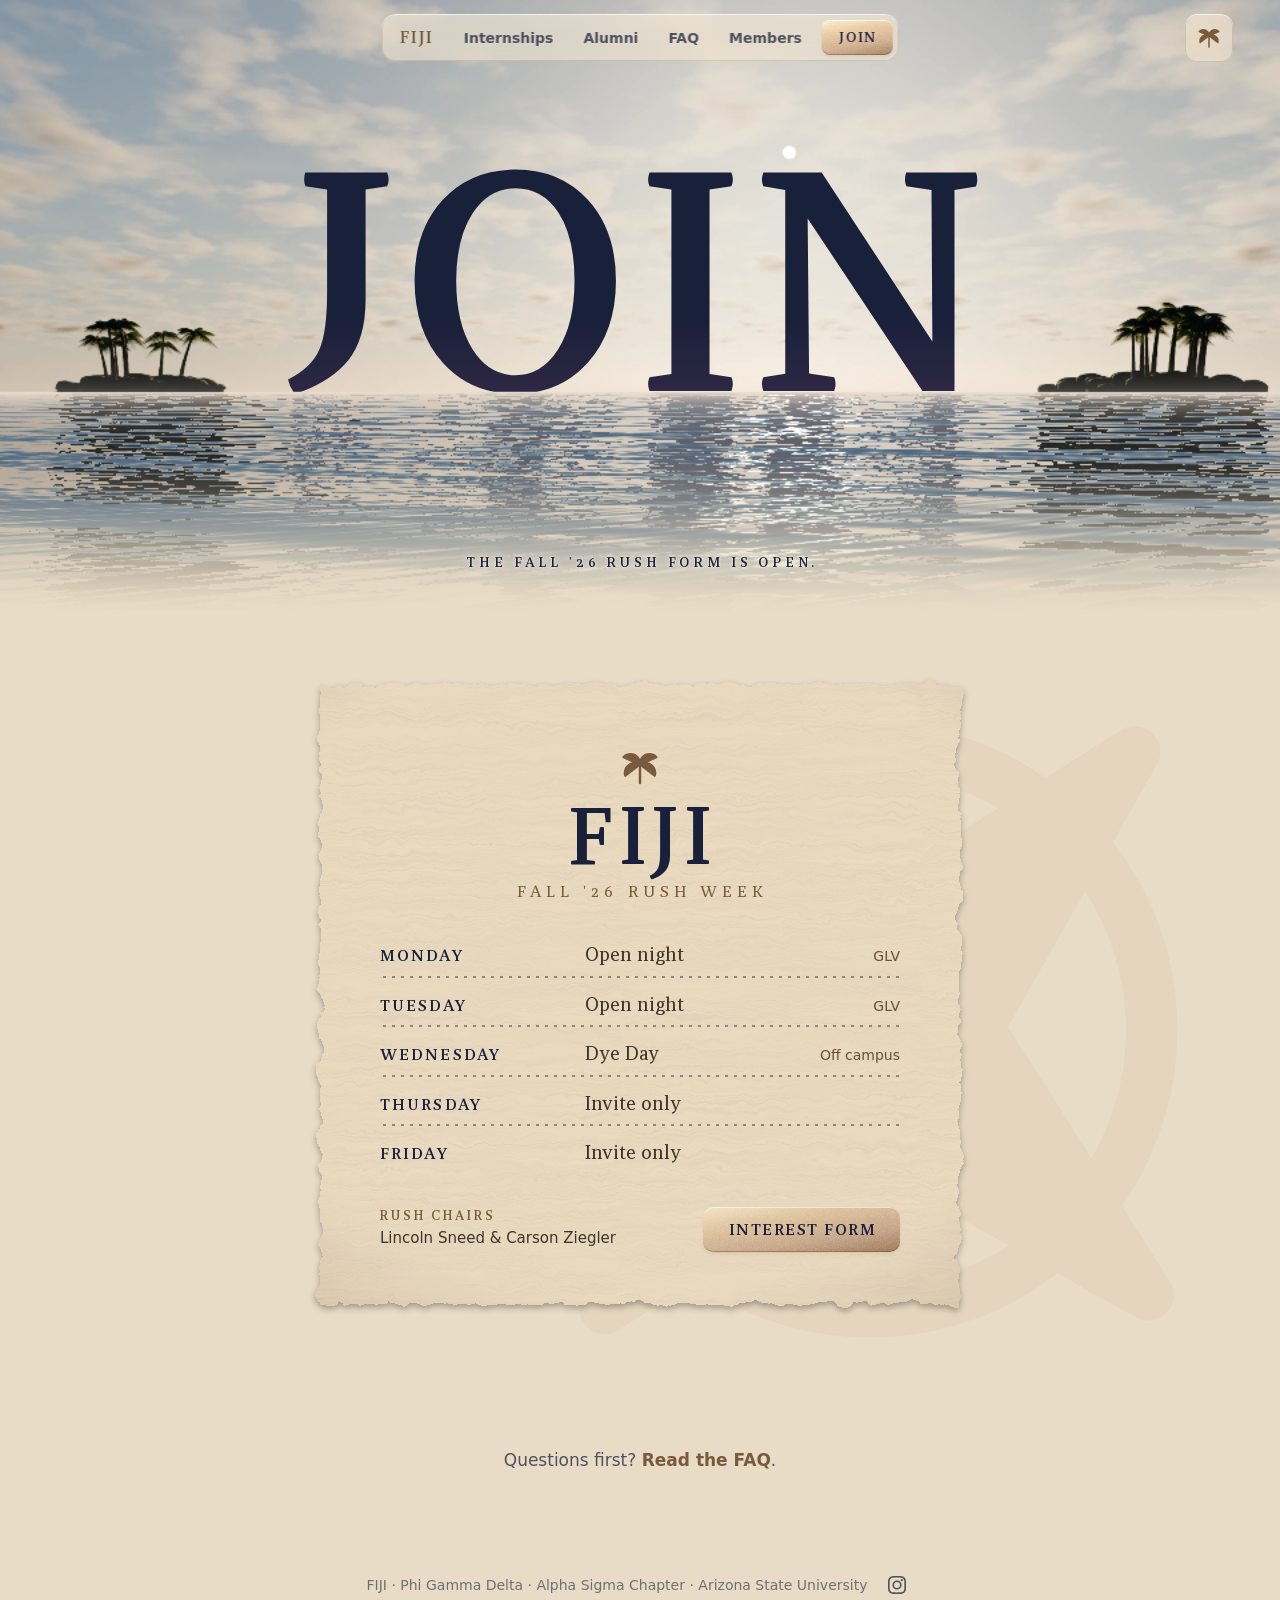
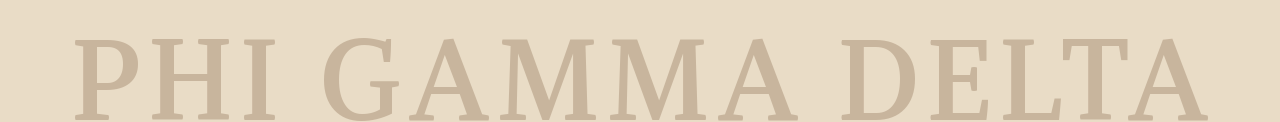
<file: join.html>
<!doctype html>
<html lang="en" data-theme="dark">
<head>
<meta charset="utf-8">
<meta name="viewport" content="width=device-width, initial-scale=1, viewport-fit=cover">
<title>Join FIJI at Arizona State</title>
<meta name="description" content="Rush FIJI at ASU: the rush week schedule and the interest form.">
<meta name="theme-color" content="#0d1322">
<meta property="og:title" content="Join FIJI at Arizona State">
<meta property="og:description" content="Rush FIJI at ASU: the rush week schedule and the interest form.">
<link rel="canonical" href="https://asufiji.com/join.html">
<meta property="og:type" content="website">
<meta property="og:site_name" content="FIJI at Arizona State">
<meta property="og:url" content="https://asufiji.com/join.html">
<meta property="og:image" content="https://asufiji.com/assets/og.jpg">
<meta property="og:image:width" content="1200">
<meta property="og:image:height" content="630">
<meta property="og:image:alt" content="FIJI, standing on the water at night">
<meta name="twitter:card" content="summary_large_image">
<meta name="twitter:image" content="https://asufiji.com/assets/og.jpg">
<link rel="icon" type="image/png" href="assets/favicon.png">
<link rel="apple-touch-icon" href="assets/apple-touch-icon.png">
<link rel="preload" href="assets/fonts/recia-600.woff2" as="font" type="font/woff2" crossorigin>
<link rel="preload" href="assets/fonts/recia-display.woff2?v=3" as="font" type="font/woff2" crossorigin>
<link rel="preload" as="image" href="assets/sky/wide-day.webp" media="(min-aspect-ratio: 13/25) and (prefers-color-scheme: light)">
<link rel="preload" as="image" href="assets/sky/wide-night.webp" media="(min-aspect-ratio: 13/25) and (prefers-color-scheme: dark)">
<link rel="preload" as="image" href="assets/sky/tall-day.webp" media="(max-aspect-ratio: 13/25) and (prefers-color-scheme: light)">
<link rel="preload" as="image" href="assets/sky/tall-night.webp" media="(max-aspect-ratio: 13/25) and (prefers-color-scheme: dark)">
<script>
  (function () {
    var d = document.documentElement, t = null;
    try { if (!matchMedia("(max-width: 760px), (hover: none) and (pointer: coarse)").matches) t = localStorage.getItem("asufiji-theme"); } catch (e) {}
    if (t !== "light" && t !== "dark") t = matchMedia("(prefers-color-scheme: light)").matches ? "light" : "dark";
    d.setAttribute("data-theme", t);
  })();
</script>
<link rel="stylesheet" href="styles.css?v=66315668">
<link rel="stylesheet" href="css/m-global.css?v=66315668">
<link rel="stylesheet" href="css/m-perf.css?v=66315668">
<link rel="stylesheet" href="css/m-nav.css?v=66315668">
<link rel="stylesheet" href="css/m-cards.css?v=66315668">
<link rel="stylesheet" href="css/m-home.css?v=66315668">
<link rel="stylesheet" href="css/m-pages.css?v=66315668">
</head>
<body>
<svg width="0" height="0" style="position:absolute" aria-hidden="true" focusable="false">
  <defs>
    <!-- phosphor icons (MIT, fill) + simple-icons instagram; paths injected from assets/icons -->
    <symbol id="i-palm" viewBox="0 0 256 256"><path fill="currentColor" d="M239.84 60.33a8 8 0 0 1-4.65 5.75L179 90.55a71.42 71.42 0 0 1 43.36 33.21a70.64 70.64 0 0 1 7.2 54.32a8 8 0 0 1-12.56 4.28l-81-61.68V224a8 8 0 0 1-16 0V120.68l-81 61.68a8 8 0 0 1-12.57-4.28a70.64 70.64 0 0 1 7.2-54.32A71.42 71.42 0 0 1 77 90.55L20.81 66.08a8 8 0 0 1-2.6-12.85a66.86 66.86 0 0 1 97.74 0a72.2 72.2 0 0 1 12 17a72.2 72.2 0 0 1 12.05-17a66.86 66.86 0 0 1 97.74 0a8 8 0 0 1 2.1 7.1"/></symbol>
    <symbol id="i-anchor" viewBox="0 0 256 256"><path fill="currentColor" d="M232 120a104 104 0 0 1-208 0a8 8 0 0 1 8-8h24a8 8 0 0 1 0 16H40.36A88.15 88.15 0 0 0 120 207.63V90.83a28 28 0 1 1 16 0v116.8A88.15 88.15 0 0 0 215.64 128H200a8 8 0 0 1 0-16h24a8 8 0 0 1 8 8"/></symbol>
    <symbol id="i-compass" viewBox="0 0 256 256"><path fill="currentColor" d="m249.94 120.24l-27.05-6.76a95.86 95.86 0 0 0-80.37-80.37l-6.76-27a8 8 0 0 0-15.52 0l-6.76 27.05a95.86 95.86 0 0 0-80.37 80.37l-27 6.76a8 8 0 0 0 0 15.52l27.05 6.76a95.86 95.86 0 0 0 80.37 80.37l6.76 27.05a8 8 0 0 0 15.52 0l6.76-27.05a95.86 95.86 0 0 0 80.37-80.37l27.05-6.76a8 8 0 0 0 0-15.52Zm-44.17-11L158.6 97.4l-11.8-47.17a79.88 79.88 0 0 1 58.97 58.97Zm-96.57-59L97.4 97.4l-47.17 11.8a79.88 79.88 0 0 1 58.97-58.97Zm-59 96.57l47.2 11.79l11.8 47.17a79.88 79.88 0 0 1-58.97-58.97Zm96.57 59l11.8-47.17l47.17-11.8a79.88 79.88 0 0 1-58.94 58.93Z"/></symbol>
    <symbol id="i-sail" viewBox="0 0 256 256"><path fill="currentColor" d="M160 140V72.85a4 4 0 0 1 7-2.69l55 60.46a8 8 0 0 1 .43 10.26a8.24 8.24 0 0 1-6.58 3.12H164a4 4 0 0 1-4-4m87.21 32.53A8 8 0 0 0 240 168h-96V8a8 8 0 0 0-14.21-5l-104 128A8 8 0 0 0 32 144h96v24H16a8 8 0 0 0-6.25 13l29.6 37a15.93 15.93 0 0 0 12.49 6h152.32a15.93 15.93 0 0 0 12.49-6l29.6-37a8 8 0 0 0 .96-8.47"/></symbol>
    <symbol id="i-heart" viewBox="0 0 256 256"><path fill="currentColor" d="M230.33 141.06a24.34 24.34 0 0 0-18.61-4.77C230.5 117.33 240 98.48 240 80c0-26.47-21.29-48-47.46-48A47.58 47.58 0 0 0 156 48.75A47.58 47.58 0 0 0 119.46 32C93.29 32 72 53.53 72 80c0 11 3.24 21.69 10.06 33a31.87 31.87 0 0 0-14.75 8.4L44.69 144H16a16 16 0 0 0-16 16v40a16 16 0 0 0 16 16h104a8 8 0 0 0 1.94-.24l64-16a7 7 0 0 0 1.19-.4L226 182.82l.44-.2a24.6 24.6 0 0 0 3.93-41.56Zm-10.9 27.15l-38 16.18L119 200H56v-44.69l22.63-22.62A15.86 15.86 0 0 1 89.94 128H140a12 12 0 0 1 0 24h-28a8 8 0 0 0 0 16h32a8.3 8.3 0 0 0 1.79-.2l67-15.41l.31-.08a8.6 8.6 0 0 1 6.3 15.9Z"/></symbol>
    <symbol id="i-down" viewBox="0 0 256 256"><path fill="currentColor" d="m208.49 152.49l-72 72a12 12 0 0 1-17 0l-72-72a12 12 0 0 1 17-17L116 187V40a12 12 0 0 1 24 0v147l51.51-51.52a12 12 0 0 1 17 17Z"/></symbol>
    <symbol id="i-ig" viewBox="0 0 24 24"><path fill="currentColor" d="M7.03.084c-1.277.06-2.149.264-2.91.563a5.9 5.9 0 0 0-2.124 1.388a5.9 5.9 0 0 0-1.38 2.127C.321 4.926.12 5.8.064 7.076s-.069 1.688-.063 4.947s.021 3.667.083 4.947c.061 1.277.264 2.149.563 2.911c.308.789.72 1.457 1.388 2.123a5.9 5.9 0 0 0 2.129 1.38c.763.295 1.636.496 2.913.552c1.278.056 1.689.069 4.947.063s3.668-.021 4.947-.082c1.28-.06 2.147-.265 2.91-.563a5.9 5.9 0 0 0 2.123-1.388a5.9 5.9 0 0 0 1.38-2.129c.295-.763.496-1.636.551-2.912c.056-1.28.07-1.69.063-4.948c-.006-3.258-.02-3.667-.081-4.947c-.06-1.28-.264-2.148-.564-2.911a5.9 5.9 0 0 0-1.387-2.123a5.9 5.9 0 0 0-2.128-1.38c-.764-.294-1.636-.496-2.914-.55C15.647.009 15.236-.006 11.977 0S8.31.021 7.03.084m.14 21.693c-1.17-.05-1.805-.245-2.228-.408a3.7 3.7 0 0 1-1.382-.895a3.7 3.7 0 0 1-.9-1.378c-.165-.423-.363-1.058-.417-2.228c-.06-1.264-.072-1.644-.08-4.848c-.006-3.204.006-3.583.061-4.848c.05-1.169.246-1.805.408-2.228c.216-.561.477-.96.895-1.382a3.7 3.7 0 0 1 1.379-.9c.423-.165 1.057-.361 2.227-.417c1.265-.06 1.644-.072 4.848-.08c3.203-.006 3.583.006 4.85.062c1.168.05 1.804.244 2.227.408c.56.216.96.475 1.382.895s.681.817.9 1.378c.165.422.362 1.056.417 2.227c.06 1.265.074 1.645.08 4.848c.005 3.203-.006 3.583-.061 4.848c-.051 1.17-.245 1.805-.408 2.23c-.216.56-.477.96-.896 1.38a3.7 3.7 0 0 1-1.378.9c-.422.165-1.058.362-2.226.418c-1.266.06-1.645.072-4.85.079s-3.582-.006-4.848-.06m9.783-16.192a1.44 1.44 0 1 0 1.437-1.442a1.44 1.44 0 0 0-1.437 1.442M5.839 12.012a6.161 6.161 0 1 0 12.323-.024a6.162 6.162 0 0 0-12.323.024M8 12.008A4 4 0 1 1 12.008 16A4 4 0 0 1 8 12.008"/></symbol>
    <!-- reflection ripple -->
    <filter id="ripple" x="-6%" y="-4%" width="112%" height="108%" color-interpolation-filters="sRGB">
      <feTurbulence type="fractalNoise" baseFrequency="0.002 0.14" numOctaves="2" seed="7" result="n">
        <animate attributeName="baseFrequency" dur="7s" values="0.002 0.14;0.003 0.17;0.002 0.14" repeatCount="indefinite"/>
      </feTurbulence>
      <feColorMatrix in="n" type="matrix" values="1 0 0 0 0  0 0 0 0 .5  0 0 0 0 .5  0 0 0 0 1" result="m"/>
      <feDisplacementMap in="SourceGraphic" in2="m" scale="24" xChannelSelector="R" yChannelSelector="G" result="d"/>
      <feGaussianBlur in="d" stdDeviation="1 3.6"/>
    </filter>
    <!-- deckled parchment edge -->
    <filter id="deckle" x="-3%" y="-3%" width="106%" height="106%">
      <feTurbulence type="fractalNoise" baseFrequency="0.045" numOctaves="4" seed="3" result="n"/>
      <feDisplacementMap in="SourceGraphic" in2="n" scale="16" xChannelSelector="R" yChannelSelector="G"/>
    </filter>
  </defs>
</svg>

<nav class="rail" aria-label="Main">
  <a class="rail-brand" href="./" aria-label="FIJI home">FIJI</a>
  <div class="rail-links" id="rail-links">
    <a class="rail-link" href="internships.html">Internships</a>
    <a class="rail-link" href="alumni.html">Alumni</a>
    <a class="rail-link" href="faq.html">FAQ</a>
    <a class="rail-link" href="members.html">Members</a>
    <div class="rail-extra">
      <a class="btn-brass btn-lg rail-join" href="join.html" aria-current="page">Join FIJI</a>
    </div>
  </div>
  <a class="btn-brass btn-sm magnetic" href="join.html" aria-current="page">Join</a>
  <button class="rail-menu" type="button" aria-expanded="false" aria-controls="rail-links">Menu</button>
</nav>
<button class="theme-toggle" type="button" aria-label="Switch to day" title="Day / night">
  <svg aria-hidden="true"><use href="#i-palm"/></svg>
</button>

<header class="hero hero-sub" style="--ratio:2.42">
  <h1 class="sr-only">Join FIJI at Arizona State</h1>
  <div class="sky" aria-hidden="true"></div>
  <canvas class="sea" id="sea" aria-hidden="true"></canvas>
  <div class="crest" aria-hidden="true">
    <span class="word">JOIN</span>
    <span class="word word-refl">JOIN</span>
  </div>
  <div class="hero-base">
    <p class="tagline">The fall &#39;26 rush form is open.</p>
  </div>
</header>

<section class="week week-page" id="week">
  <h2 class="sr-only">Rush Week</h2>
  <svg class="week-compass" aria-hidden="true"><use href="#i-compass"/></svg>
  <div class="itinerary reveal">
    <div class="it-head">
      <svg class="it-palm" aria-hidden="true"><use href="#i-palm"/></svg>
      <p class="it-fiji">FIJI</p>
      <p class="it-label">Fall &#39;26 Rush Week</p>
    </div>
    <ol class="it-rows">
      <li class="it-row"><span class="it-day">Monday</span><span class="it-what">Open night</span><span class="it-where">GLV</span></li>
      <li class="it-row"><span class="it-day">Tuesday</span><span class="it-what">Open night</span><span class="it-where">GLV</span></li>
      <li class="it-row"><span class="it-day">Wednesday</span><span class="it-what">Dye Day</span><span class="it-where">Off campus</span></li>
      <li class="it-row"><span class="it-day">Thursday</span><span class="it-what">Invite only</span><span class="it-where"></span></li>
      <li class="it-row"><span class="it-day">Friday</span><span class="it-what">Invite only</span><span class="it-where"></span></li>
    </ol>
    <div class="it-foot">
      <p class="it-chairs"><span>Rush chairs</span> Lincoln Sneed &amp; Carson Ziegler</p>
      <a class="btn-brass magnetic" href="https://docs.google.com/forms/d/e/1FAIpQLScStPXcTklpcfTk_5fiJjjF8VhGKEzVqNjYATTwWvomMb2AiQ/viewform" target="_blank" rel="noopener">Interest form</a>
    </div>
  </div>
</section>

<p class="page-note">Questions first? <a href="faq.html">Read the FAQ</a>.</p>


<footer class="foot">
  <p class="foot-line">
    <span>FIJI &middot; Phi Gamma Delta &middot; Alpha Sigma Chapter &middot; Arizona State University</span>
    <a class="foot-ig" href="https://www.instagram.com/asufiji/" target="_blank" rel="noopener" aria-label="@asufiji on Instagram"><svg aria-hidden="true"><use href="#i-ig"/></svg></a>
  </p>
  <div class="wordmark" aria-hidden="true">PHI GAMMA DELTA</div>
</footer>

<script type="module" src="main.js?v=66315668"></script>
</body>
</html>
</file>
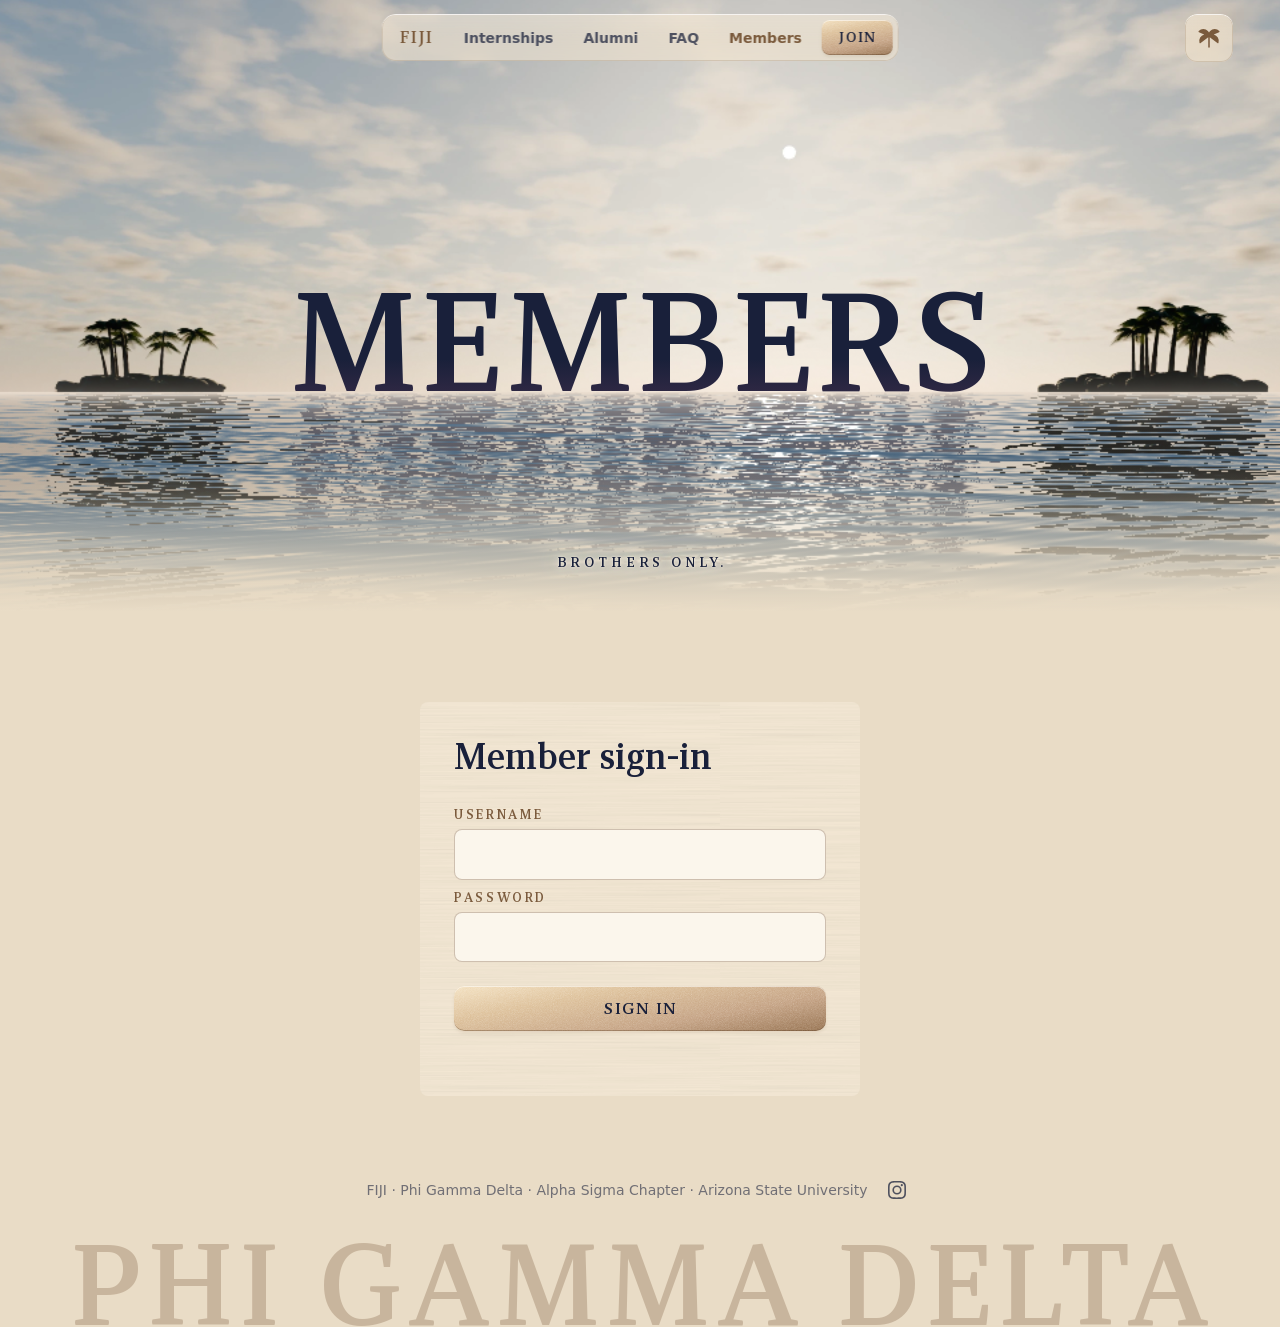
<file: members.html>
<!doctype html>
<html lang="en" data-theme="dark">
<head>
<meta charset="utf-8">
<meta name="viewport" content="width=device-width, initial-scale=1, viewport-fit=cover">
<title>Members | FIJI at Arizona State</title>
<meta name="description" content="Brothers only.">
<meta name="theme-color" content="#0d1322">
<meta property="og:title" content="Members | FIJI at Arizona State">
<meta property="og:description" content="Brothers only.">
<link rel="canonical" href="https://asufiji.com/members.html">
<meta property="og:type" content="website">
<meta property="og:site_name" content="FIJI at Arizona State">
<meta property="og:url" content="https://asufiji.com/members.html">
<meta property="og:image" content="https://asufiji.com/assets/og.jpg">
<meta property="og:image:width" content="1200">
<meta property="og:image:height" content="630">
<meta property="og:image:alt" content="FIJI, standing on the water at night">
<meta name="twitter:card" content="summary_large_image">
<meta name="twitter:image" content="https://asufiji.com/assets/og.jpg">
<link rel="icon" type="image/png" href="assets/favicon.png">
<link rel="apple-touch-icon" href="assets/apple-touch-icon.png">
<link rel="preload" href="assets/fonts/recia-600.woff2" as="font" type="font/woff2" crossorigin>
<link rel="preload" href="assets/fonts/recia-display.woff2?v=3" as="font" type="font/woff2" crossorigin>
<link rel="preload" as="image" href="assets/sky/wide-day.webp" media="(min-aspect-ratio: 13/25) and (prefers-color-scheme: light)">
<link rel="preload" as="image" href="assets/sky/wide-night.webp" media="(min-aspect-ratio: 13/25) and (prefers-color-scheme: dark)">
<link rel="preload" as="image" href="assets/sky/tall-day.webp" media="(max-aspect-ratio: 13/25) and (prefers-color-scheme: light)">
<link rel="preload" as="image" href="assets/sky/tall-night.webp" media="(max-aspect-ratio: 13/25) and (prefers-color-scheme: dark)">
<script>
  (function () {
    var d = document.documentElement, t = null;
    try { if (!matchMedia("(max-width: 760px), (hover: none) and (pointer: coarse)").matches) t = localStorage.getItem("asufiji-theme"); } catch (e) {}
    if (t !== "light" && t !== "dark") t = matchMedia("(prefers-color-scheme: light)").matches ? "light" : "dark";
    d.setAttribute("data-theme", t);
  })();
</script>
<link rel="stylesheet" href="styles.css?v=66315668">
<link rel="stylesheet" href="css/m-global.css?v=66315668">
<link rel="stylesheet" href="css/m-perf.css?v=66315668">
<link rel="stylesheet" href="css/m-nav.css?v=66315668">
<link rel="stylesheet" href="css/m-cards.css?v=66315668">
<link rel="stylesheet" href="css/m-home.css?v=66315668">
<link rel="stylesheet" href="css/m-pages.css?v=66315668">
</head>
<body>
<svg width="0" height="0" style="position:absolute" aria-hidden="true" focusable="false">
  <defs>
    <!-- phosphor icons (MIT, fill) + simple-icons instagram; paths injected from assets/icons -->
    <symbol id="i-palm" viewBox="0 0 256 256"><path fill="currentColor" d="M239.84 60.33a8 8 0 0 1-4.65 5.75L179 90.55a71.42 71.42 0 0 1 43.36 33.21a70.64 70.64 0 0 1 7.2 54.32a8 8 0 0 1-12.56 4.28l-81-61.68V224a8 8 0 0 1-16 0V120.68l-81 61.68a8 8 0 0 1-12.57-4.28a70.64 70.64 0 0 1 7.2-54.32A71.42 71.42 0 0 1 77 90.55L20.81 66.08a8 8 0 0 1-2.6-12.85a66.86 66.86 0 0 1 97.74 0a72.2 72.2 0 0 1 12 17a72.2 72.2 0 0 1 12.05-17a66.86 66.86 0 0 1 97.74 0a8 8 0 0 1 2.1 7.1"/></symbol>
    <symbol id="i-anchor" viewBox="0 0 256 256"><path fill="currentColor" d="M232 120a104 104 0 0 1-208 0a8 8 0 0 1 8-8h24a8 8 0 0 1 0 16H40.36A88.15 88.15 0 0 0 120 207.63V90.83a28 28 0 1 1 16 0v116.8A88.15 88.15 0 0 0 215.64 128H200a8 8 0 0 1 0-16h24a8 8 0 0 1 8 8"/></symbol>
    <symbol id="i-compass" viewBox="0 0 256 256"><path fill="currentColor" d="m249.94 120.24l-27.05-6.76a95.86 95.86 0 0 0-80.37-80.37l-6.76-27a8 8 0 0 0-15.52 0l-6.76 27.05a95.86 95.86 0 0 0-80.37 80.37l-27 6.76a8 8 0 0 0 0 15.52l27.05 6.76a95.86 95.86 0 0 0 80.37 80.37l6.76 27.05a8 8 0 0 0 15.52 0l6.76-27.05a95.86 95.86 0 0 0 80.37-80.37l27.05-6.76a8 8 0 0 0 0-15.52Zm-44.17-11L158.6 97.4l-11.8-47.17a79.88 79.88 0 0 1 58.97 58.97Zm-96.57-59L97.4 97.4l-47.17 11.8a79.88 79.88 0 0 1 58.97-58.97Zm-59 96.57l47.2 11.79l11.8 47.17a79.88 79.88 0 0 1-58.97-58.97Zm96.57 59l11.8-47.17l47.17-11.8a79.88 79.88 0 0 1-58.94 58.93Z"/></symbol>
    <symbol id="i-sail" viewBox="0 0 256 256"><path fill="currentColor" d="M160 140V72.85a4 4 0 0 1 7-2.69l55 60.46a8 8 0 0 1 .43 10.26a8.24 8.24 0 0 1-6.58 3.12H164a4 4 0 0 1-4-4m87.21 32.53A8 8 0 0 0 240 168h-96V8a8 8 0 0 0-14.21-5l-104 128A8 8 0 0 0 32 144h96v24H16a8 8 0 0 0-6.25 13l29.6 37a15.93 15.93 0 0 0 12.49 6h152.32a15.93 15.93 0 0 0 12.49-6l29.6-37a8 8 0 0 0 .96-8.47"/></symbol>
    <symbol id="i-heart" viewBox="0 0 256 256"><path fill="currentColor" d="M230.33 141.06a24.34 24.34 0 0 0-18.61-4.77C230.5 117.33 240 98.48 240 80c0-26.47-21.29-48-47.46-48A47.58 47.58 0 0 0 156 48.75A47.58 47.58 0 0 0 119.46 32C93.29 32 72 53.53 72 80c0 11 3.24 21.69 10.06 33a31.87 31.87 0 0 0-14.75 8.4L44.69 144H16a16 16 0 0 0-16 16v40a16 16 0 0 0 16 16h104a8 8 0 0 0 1.94-.24l64-16a7 7 0 0 0 1.19-.4L226 182.82l.44-.2a24.6 24.6 0 0 0 3.93-41.56Zm-10.9 27.15l-38 16.18L119 200H56v-44.69l22.63-22.62A15.86 15.86 0 0 1 89.94 128H140a12 12 0 0 1 0 24h-28a8 8 0 0 0 0 16h32a8.3 8.3 0 0 0 1.79-.2l67-15.41l.31-.08a8.6 8.6 0 0 1 6.3 15.9Z"/></symbol>
    <symbol id="i-down" viewBox="0 0 256 256"><path fill="currentColor" d="m208.49 152.49l-72 72a12 12 0 0 1-17 0l-72-72a12 12 0 0 1 17-17L116 187V40a12 12 0 0 1 24 0v147l51.51-51.52a12 12 0 0 1 17 17Z"/></symbol>
    <symbol id="i-ig" viewBox="0 0 24 24"><path fill="currentColor" d="M7.03.084c-1.277.06-2.149.264-2.91.563a5.9 5.9 0 0 0-2.124 1.388a5.9 5.9 0 0 0-1.38 2.127C.321 4.926.12 5.8.064 7.076s-.069 1.688-.063 4.947s.021 3.667.083 4.947c.061 1.277.264 2.149.563 2.911c.308.789.72 1.457 1.388 2.123a5.9 5.9 0 0 0 2.129 1.38c.763.295 1.636.496 2.913.552c1.278.056 1.689.069 4.947.063s3.668-.021 4.947-.082c1.28-.06 2.147-.265 2.91-.563a5.9 5.9 0 0 0 2.123-1.388a5.9 5.9 0 0 0 1.38-2.129c.295-.763.496-1.636.551-2.912c.056-1.28.07-1.69.063-4.948c-.006-3.258-.02-3.667-.081-4.947c-.06-1.28-.264-2.148-.564-2.911a5.9 5.9 0 0 0-1.387-2.123a5.9 5.9 0 0 0-2.128-1.38c-.764-.294-1.636-.496-2.914-.55C15.647.009 15.236-.006 11.977 0S8.31.021 7.03.084m.14 21.693c-1.17-.05-1.805-.245-2.228-.408a3.7 3.7 0 0 1-1.382-.895a3.7 3.7 0 0 1-.9-1.378c-.165-.423-.363-1.058-.417-2.228c-.06-1.264-.072-1.644-.08-4.848c-.006-3.204.006-3.583.061-4.848c.05-1.169.246-1.805.408-2.228c.216-.561.477-.96.895-1.382a3.7 3.7 0 0 1 1.379-.9c.423-.165 1.057-.361 2.227-.417c1.265-.06 1.644-.072 4.848-.08c3.203-.006 3.583.006 4.85.062c1.168.05 1.804.244 2.227.408c.56.216.96.475 1.382.895s.681.817.9 1.378c.165.422.362 1.056.417 2.227c.06 1.265.074 1.645.08 4.848c.005 3.203-.006 3.583-.061 4.848c-.051 1.17-.245 1.805-.408 2.23c-.216.56-.477.96-.896 1.38a3.7 3.7 0 0 1-1.378.9c-.422.165-1.058.362-2.226.418c-1.266.06-1.645.072-4.85.079s-3.582-.006-4.848-.06m9.783-16.192a1.44 1.44 0 1 0 1.437-1.442a1.44 1.44 0 0 0-1.437 1.442M5.839 12.012a6.161 6.161 0 1 0 12.323-.024a6.162 6.162 0 0 0-12.323.024M8 12.008A4 4 0 1 1 12.008 16A4 4 0 0 1 8 12.008"/></symbol>
    <!-- reflection ripple -->
    <filter id="ripple" x="-6%" y="-4%" width="112%" height="108%" color-interpolation-filters="sRGB">
      <feTurbulence type="fractalNoise" baseFrequency="0.002 0.14" numOctaves="2" seed="7" result="n">
        <animate attributeName="baseFrequency" dur="7s" values="0.002 0.14;0.003 0.17;0.002 0.14" repeatCount="indefinite"/>
      </feTurbulence>
      <feColorMatrix in="n" type="matrix" values="1 0 0 0 0  0 0 0 0 .5  0 0 0 0 .5  0 0 0 0 1" result="m"/>
      <feDisplacementMap in="SourceGraphic" in2="m" scale="24" xChannelSelector="R" yChannelSelector="G" result="d"/>
      <feGaussianBlur in="d" stdDeviation="1 3.6"/>
    </filter>
    <!-- deckled parchment edge -->
    <filter id="deckle" x="-3%" y="-3%" width="106%" height="106%">
      <feTurbulence type="fractalNoise" baseFrequency="0.045" numOctaves="4" seed="3" result="n"/>
      <feDisplacementMap in="SourceGraphic" in2="n" scale="16" xChannelSelector="R" yChannelSelector="G"/>
    </filter>
  </defs>
</svg>

<nav class="rail" aria-label="Main">
  <a class="rail-brand" href="./" aria-label="FIJI home">FIJI</a>
  <div class="rail-links" id="rail-links">
    <a class="rail-link" href="internships.html">Internships</a>
    <a class="rail-link" href="alumni.html">Alumni</a>
    <a class="rail-link" href="faq.html">FAQ</a>
    <a class="rail-link" href="members.html" aria-current="page">Members</a>
    <div class="rail-extra">
      <a class="btn-brass btn-lg rail-join" href="join.html">Join FIJI</a>
    </div>
  </div>
  <a class="btn-brass btn-sm magnetic" href="join.html">Join</a>
  <button class="rail-menu" type="button" aria-expanded="false" aria-controls="rail-links">Menu</button>
</nav>
<button class="theme-toggle" type="button" aria-label="Switch to day" title="Day / night">
  <svg aria-hidden="true"><use href="#i-palm"/></svg>
</button>

<header class="hero hero-sub" style="--ratio:5.37">
  <h1 class="sr-only">Members</h1>
  <div class="sky" aria-hidden="true"></div>
  <canvas class="sea" id="sea" aria-hidden="true"></canvas>
  <div class="crest" aria-hidden="true">
    <span class="word">MEMBERS</span>
    <span class="word word-refl">MEMBERS</span>
  </div>
  <div class="hero-base">
    <p class="tagline">Brothers only.</p>
  </div>
</header>

<main class="page-body">
  <form class="login reveal" novalidate data-msg="Member accounts open soon. Check back then.">
    <h2 class="login-head">Member sign-in</h2>
    <label class="login-label" for="user">Username</label>
    <input class="login-input" id="user" name="user" type="text" autocomplete="username" autocapitalize="none" autocorrect="off" spellcheck="false" enterkeyhint="next">
    <label class="login-label" for="pw">Password</label>
    <input class="login-input" id="pw" name="pw" type="password" autocomplete="current-password" enterkeyhint="go">
    <button class="btn-brass login-btn" type="submit">Sign in</button>
    <p class="login-msg" role="status" aria-live="polite"></p>
  </form>
</main>

<footer class="foot">
  <p class="foot-line">
    <span>FIJI &middot; Phi Gamma Delta &middot; Alpha Sigma Chapter &middot; Arizona State University</span>
    <a class="foot-ig" href="https://www.instagram.com/asufiji/" target="_blank" rel="noopener" aria-label="@asufiji on Instagram"><svg aria-hidden="true"><use href="#i-ig"/></svg></a>
  </p>
  <div class="wordmark" aria-hidden="true">PHI GAMMA DELTA</div>
</footer>

<script type="module" src="main.js?v=66315668"></script>
</body>
</html>
</file>
<file: styles.css>
/* FIJI at Arizona State. static, no build.
   language lifted from the chapter's own graphics: navy ink on parchment, brass,
   riviera sea, engraved roman caps (Recia, Fontshare, self-hosted), palm crest. */

@font-face { font-family: "Recia"; src: url("assets/fonts/recia-500.woff2") format("woff2"); font-weight: 500; font-display: swap; }
@font-face { font-family: "Recia"; src: url("assets/fonts/recia-600.woff2") format("woff2"); font-weight: 600; font-display: swap; }
@font-face { font-family: "Recia"; src: url("assets/fonts/recia-700.woff2") format("woff2"); font-weight: 700; font-display: swap; }
/* titles only: the J's hook is raised so it sits on the waterline with the other capitals */
@font-face { font-family: "Recia Display"; src: url("assets/fonts/recia-display.woff2?v=3") format("woff2"); font-weight: 600; font-display: swap; }

:root {
  --serif: "Recia", "Iowan Old Style", Georgia, serif;
  --body: system-ui, -apple-system, "Segoe UI", Roboto, "Helvetica Neue", Arial, sans-serif;
  --g: max(clamp(16px, 4vw, 56px), env(safe-area-inset-left), env(safe-area-inset-right));
  --ease: cubic-bezier(.2, .7, .1, 1);
  --grain: url("data:image/svg+xml;utf8,<svg xmlns='http://www.w3.org/2000/svg' width='180' height='180'><filter id='n'><feTurbulence type='fractalNoise' baseFrequency='.85' numOctaves='3' stitchTiles='stitch'/><feColorMatrix type='saturate' values='0'/></filter><rect width='100%' height='100%' filter='url(%23n)'/></svg>");
  --fiber: url("data:image/svg+xml;utf8,<svg xmlns='http://www.w3.org/2000/svg' width='260' height='260'><filter id='f'><feTurbulence type='fractalNoise' baseFrequency='.012 .32' numOctaves='3' seed='4' stitchTiles='stitch'/><feColorMatrix type='saturate' values='0'/></filter><rect width='100%' height='100%' filter='url(%23f)'/></svg>");
  --fiber-soft: url("data:image/svg+xml;utf8,<svg xmlns='http://www.w3.org/2000/svg' width='300' height='300'><filter id='f'><feTurbulence type='fractalNoise' baseFrequency='.004 .55' numOctaves='3' seed='9' stitchTiles='stitch'/><feColorMatrix type='saturate' values='0'/><feComponentTransfer><feFuncR type='linear' slope='.22' intercept='.8'/><feFuncG type='linear' slope='.22' intercept='.8'/><feFuncB type='linear' slope='.22' intercept='.8'/></feComponentTransfer></filter><rect width='100%' height='100%' filter='url(%23f)'/></svg>");
  --palm: url("data:image/svg+xml;utf8,<svg xmlns='http://www.w3.org/2000/svg' viewBox='0 0 256 256'><path d='M239.84 60.33a8 8 0 0 1-4.65 5.75L179 90.55a71.42 71.42 0 0 1 43.36 33.21a70.64 70.64 0 0 1 7.2 54.32a8 8 0 0 1-12.56 4.28l-81-61.68V224a8 8 0 0 1-16 0V120.68l-81 61.68a8 8 0 0 1-12.57-4.28a70.64 70.64 0 0 1 7.2-54.32A71.42 71.42 0 0 1 77 90.55L20.81 66.08a8 8 0 0 1-2.6-12.85a66.86 66.86 0 0 1 97.74 0a72.2 72.2 0 0 1 12 17a72.2 72.2 0 0 1 12.05-17a66.86 66.86 0 0 1 97.74 0a8 8 0 0 1 2.1 7.1'/></svg>");

  /* constants from the chapter graphics */
  --navy: #19203a;
  --navy-deep: #0d1322;
  --parchment: #ecdcc2;
  --umber: #3e3428;
  --ink-brown: #6b4e38;
  --brass: #c29f80;
  --brass-hi: #e0c19a;
  --brass-ink: #7a5a3c;

  /* night (default) */
  --bg: #0d1322;
  --ink: #ecdcc2;
  --ink-2: rgba(236, 220, 194, .72);
  --ink-3: rgba(236, 220, 194, .54);
  --accent-text: #e0c19a;
  --word: #ecdcc2;
  --sky: linear-gradient(to bottom, #0a1020 0%, #0f182c 40%, #18253f 78%, #22324f 100%);
  --haze: rgba(194, 159, 128, .16);
  --sea-fallback: linear-gradient(to bottom, #1a2a44, #101b30 60%, #0d1322);
  --glass: rgba(13, 19, 34, .5);
  --glass-lip: rgba(255, 255, 255, .14);
  --glass-edge: rgba(224, 193, 154, .16);
  --card: #ecdcc2;
  --dim: #0d1322;
  --grain-op: .12;
  --wordmark: color-mix(in srgb, #c29f80 48%, #0d1322);
  color-scheme: dark;
}
:root[data-theme="light"] {
  --bg: #e9dcc6;
  --ink: #19203a;
  --ink-2: rgba(25, 32, 58, .74);
  --ink-3: rgba(25, 32, 58, .58);
  --accent-text: #7a5a3c;
  --word: #19203a;
  --sky: linear-gradient(to bottom, #efe5d3 0%, #e9e2d4 38%, #d2dbe2 80%, #bccbdb 100%);
  --haze: rgba(194, 159, 128, .22);
  --sea-fallback: linear-gradient(to bottom, #9db4d0, #7f9dc4 60%, #7293bd);
  --glass: rgba(244, 232, 212, .55);
  --glass-lip: rgba(255, 255, 255, .8);
  --glass-edge: rgba(122, 90, 60, .2);
  --card: #f4e8d4;
  --dim: #e9dcc6;
  --grain-op: .09;
  --wordmark: color-mix(in srgb, #7a5a3c 30%, #e9dcc6);
  color-scheme: light;
}

*, *::before, *::after { box-sizing: border-box; }
html { -webkit-text-size-adjust: 100%; scroll-padding-top: 90px; }
@media (prefers-reduced-motion: no-preference) { html { scroll-behavior: smooth; } }
body {
  margin: 0; background: var(--bg); color: var(--ink);
  font: 400 17px/1.5 var(--body);
  -webkit-font-smoothing: antialiased; overflow-x: clip;
  transition: background-color .6s var(--ease), color .6s var(--ease);
}
em, i, cite, address { font-style: normal; }
a { color: inherit; text-decoration: none; }
h1, h2, h3, p, ul, ol { margin: 0; padding: 0; }
ul, ol { list-style: none; }
svg { display: block; }
::selection { background: var(--brass); color: var(--navy); }
:focus-visible { outline: 2px solid var(--brass-hi); outline-offset: 3px; border-radius: 4px; }
.sr-only { position: absolute; width: 1px; height: 1px; overflow: hidden; clip: rect(0 0 0 0); white-space: nowrap; }

.shader-host > canvas { display: block; width: 100%; height: 100%; }
.shader-on > canvas { animation: shaderIn 1.6s var(--ease) both; }
@keyframes shaderIn { from { opacity: 0; } to { opacity: 1; } }

/* ---------- brushed-brass button ---------- */
.btn-brass {
  --mx: 0px; --my: 0px; --press: 1;
  position: relative; display: inline-flex; align-items: center; justify-content: center;
  padding: 15px 24px; border: 0; border-radius: 10px;
  font: 600 15px/1 var(--serif); letter-spacing: .1em; text-indent: .1em; text-transform: uppercase;
  color: var(--navy);
  background:
    var(--grain) 0 0 / 120px 120px,
    linear-gradient(170deg, #f3e0bf 0%, #dcbf98 30%, #c29f80 68%, #94704f 100%);
  background-blend-mode: soft-light, normal;
  box-shadow: inset 0 1px 0 rgba(255, 255, 255, .55), inset 0 -1px 0 rgba(80, 52, 28, .35), 0 2px 3px rgba(122, 90, 60, .1);
  transform: translate(var(--mx), var(--my)) scale(var(--press));
  transition: transform .5s var(--ease), filter .25s ease;
  white-space: nowrap; -webkit-tap-highlight-color: transparent;
}
.btn-brass:hover { filter: brightness(1.06) saturate(1.1); }
.btn-brass:active { --press: .965; filter: brightness(.95); transition: transform .12s ease, filter .25s ease; }
.btn-sm { padding: 11px 16px; font-size: 13px; border-radius: 8px; }
.btn-lg { padding: 19px 32px; font-size: 18px; border-radius: 12px; }

/* ---------- liquid-glass nav rail ---------- */
.rail {
  position: fixed; z-index: 50; top: calc(env(safe-area-inset-top) + 14px); left: 50%;
  display: flex; align-items: center; gap: 4px; padding: 6px; border-radius: 14px;
  background: linear-gradient(180deg, rgba(255, 255, 255, .08), rgba(255, 255, 255, 0) 55%), var(--glass);
  -webkit-backdrop-filter: blur(16px) saturate(1.6); backdrop-filter: blur(16px) saturate(1.6);
  box-shadow: inset 0 1px 0 var(--glass-lip), inset 0 0 0 1px var(--glass-edge);
  transform: translateX(-50%);
}
.motion .rail { animation: railIn 1s var(--ease) .1s both; }
@keyframes railIn { from { transform: translate(-50%, -14px); } to { transform: translate(-50%, 0); } }
.rail-link { padding: 10px 14px; border-radius: 8px; font: 600 14px/1 var(--body); color: var(--ink-2); transition: color .2s ease, background-color .2s ease; }
.rail-link:hover { color: var(--ink); background: rgba(194, 159, 128, .14); }
.rail-link.is-active { color: var(--accent-text); }
.rail .btn-brass { margin-left: 2px; }

/* ---------- hero: the crest standing on the riviera ---------- */
.hero {
  --hp: 0;
  --hz: 60%;
  --kw: min(51vw, 52svh);
  --sea-top: var(--hz);
  position: relative; height: 100svh; min-height: 620px; overflow: hidden;
  background: var(--bg);
}
.sky { position: absolute; inset: 0; background: radial-gradient(70% 22% at 50% var(--sea-top), var(--haze), transparent 70%), var(--sky); }
.sky::after { content: ""; position: absolute; inset: 0; background-image: var(--grain); opacity: var(--grain-op); mix-blend-mode: overlay; }
.sea {
  position: absolute; left: 0; right: 0; top: var(--hz); bottom: 0;
  display: block; width: 100%; height: calc(100% - var(--hz));
  background: var(--sea-fallback);
}
.crest { position: absolute; inset: 0; pointer-events: none; transform: translateY(calc(var(--hp) * 60px)); }
.crest-top {
  position: absolute; left: 0; right: 0;
  bottom: calc(100% - var(--hz) + var(--kw) * .75 + clamp(14px, 2.6svh, 30px));
  display: grid; grid-template-columns: 1fr auto 1fr; align-items: center; gap: .9em;
  font: 500 clamp(12px, 1.15vw, 16px)/1 var(--serif); letter-spacing: .34em; text-transform: uppercase;
  color: var(--accent-text);
  opacity: calc(1 - var(--hp) * 1.4);
}
.crest-top span:first-child { text-align: right; margin-right: -.34em; }
.crest-palm { width: 2.2em; height: 2.2em; }
.word {
  position: absolute; left: 50%; translate: -50% 0;
  top: calc(var(--hz) - .87em);
  font: 600 var(--kw)/1 "Recia Display", var(--serif); letter-spacing: .02em; text-indent: .02em;
  color: var(--word); white-space: nowrap;
  transition: color .6s var(--ease);
}
/* the sunset behind the crest warms the base of the letters, as light off the water would */
:root { --word-warm: #f4d3b6; }
:root[data-theme="light"] { --word-warm: #3a2c48; }
.word:not(.word-refl) {
  background: linear-gradient(to bottom, var(--word) 0%, var(--word) 62%, color-mix(in srgb, var(--word-warm) 60%, var(--word)) 86%, var(--word-warm) 100%);
  -webkit-background-clip: text; background-clip: text; color: transparent;
}
.word-refl {
  top: calc(var(--hz) - .13em);
  transform: scaleY(-1);
  clip-path: inset(0 0 .13em 0);
  opacity: .3;
  filter: url(#ripple);
  -webkit-mask-image: linear-gradient(to top, rgba(0,0,0,.85) 0%, rgba(0,0,0,.5) 12%, rgba(0,0,0,.22) 27%, rgba(0,0,0,.06) 40%, transparent 50%);
  mask-image: linear-gradient(to top, rgba(0,0,0,.85) 0%, rgba(0,0,0,.5) 12%, rgba(0,0,0,.22) 27%, rgba(0,0,0,.06) 40%, transparent 50%);
}
.hero.gl-sea .word-refl { display: none; }
/* with the webgl sea running, the letters stop at the waterline; the shader draws what is under it */
.hero.gl-sea .word:not(.word-refl) { clip-path: inset(-1em -1em .13em -1em); }
.hero.gl-sea .crest { transform: none; }
.hero.gl-sea .sea { top: 0; height: 100%; }
[data-theme="light"] .tagline { font-weight: 600; text-shadow: 0 0 2px rgba(250, 242, 228, 1), 0 0 10px rgba(250, 242, 228, 1), 0 0 24px rgba(250, 242, 228, .95), 0 0 44px rgba(250, 242, 228, .8); }
.hero-base {
  position: absolute; left: var(--g); right: var(--g); bottom: calc(env(safe-area-inset-bottom) + 5svh);
  display: grid; justify-items: center;
  opacity: calc(1 - var(--hp) * 1.5);
}
.tagline {
  font: 500 clamp(11px, 1vw, 14px)/1.4 var(--serif); letter-spacing: .3em; text-indent: .3em; text-transform: uppercase;
  color: var(--ink); text-align: center;
  text-shadow: 0 1px 2px rgba(8, 14, 27, .7), 0 0 14px rgba(8, 14, 27, .85), 0 0 28px rgba(8, 14, 27, .6);
}

/* ---------- ticker between two ropes ---------- */
.ticker { position: relative; padding: 26px 0; overflow: hidden; background: var(--bg); transition: background-color .6s var(--ease); }
.ticker::before, .ticker::after {
  content: ""; position: absolute; left: 0; right: 0; height: 7px; border-radius: 4px;
  background: repeating-linear-gradient(118deg, #e0c19a 0 4px, #c29f80 4px 7px, #6b4e38 7px 9px);
  -webkit-mask-image: linear-gradient(90deg, transparent, #000 12%, #000 88%, transparent);
  mask-image: linear-gradient(90deg, transparent, #000 12%, #000 88%, transparent);
}
.ticker::before { top: 0; }
.ticker::after { bottom: 0; }
.ticker-track { display: flex; width: max-content; }
.motion .ticker-track { animation: marquee 48s linear infinite; }
@media (hover: hover) { .ticker:hover .ticker-track { animation-play-state: paused; } }
@keyframes marquee { to { transform: translateX(-50%); } }
.ticker-row { display: flex; flex-shrink: 0; }
.ticker-row li { display: flex; align-items: center; font: 500 17px/1 var(--serif); letter-spacing: .24em; text-transform: uppercase; color: var(--ink); white-space: nowrap; }
.ticker-row li::after {
  content: ""; width: 18px; height: 18px; margin: 0 30px 0 calc(30px - .24em);
  background: var(--accent-text);
  -webkit-mask: var(--palm) center / contain no-repeat; mask: var(--palm) center / contain no-repeat;
}

/* ---------- values: postcard deck ---------- */
.values { position: relative; padding: 16vh var(--g) 10vh; }
.section-title {
  max-width: 1200px; margin: 0 auto 7vh;
  font: 600 min(100px, calc((100vw - 2 * var(--g)) / 12.6))/1 var(--serif); white-space: nowrap;
  letter-spacing: .01em; text-transform: uppercase;
}
.deck { display: flex; flex-direction: column; gap: 7vh; max-width: 1200px; margin: 0 auto; }
@property --r { syntax: "<length>"; inherits: false; initial-value: 0px; }
.card {
  --p: 0;
  position: sticky; top: calc(90px + var(--i) * 18px);
  height: min(66svh, 560px); min-height: 420px;
  display: grid; grid-template-columns: 6fr 5fr;
  border-radius: 6px; color: var(--navy);
  background:
    var(--fiber-soft) 0 0 / 300px 300px,
    radial-gradient(120% 100% at 50% 40%, transparent 58%, rgba(107, 78, 56, .2) 100%),
    var(--card);
  background-blend-mode: multiply, normal, normal;
  box-shadow: 0 -2px 4px rgba(13, 19, 34, .16);
  transform: scale(calc(1 - var(--p) * .045));
  transform-origin: 50% 0;
}
.card::after { content: ""; position: absolute; inset: 0; border-radius: inherit; background: var(--dim); opacity: calc(var(--p) * .55); pointer-events: none; z-index: 3; }

/* art panel: the print sits on top, the video waits underneath; the cursor opens a lens */
.card-art { position: relative; margin: 22px; overflow: hidden; border-radius: 4px; display: grid; place-items: center; background: #19203a; cursor: crosshair; -webkit-tap-highlight-color: transparent; }
.card-art video { position: absolute; inset: 0; width: 100%; height: 100%; object-fit: cover; }
.art-shader {
  --mx: 50%; --my: 50%; --r: 0px;
  position: absolute; left: 0; right: 0; top: -8%; bottom: -8%;
  transform: translateY(var(--py, 0px)); will-change: transform;
  -webkit-mask-image: radial-gradient(circle var(--r) at var(--mx) var(--my), transparent 0, transparent 72%, #000 100%);
  mask-image: radial-gradient(circle var(--r) at var(--mx) var(--my), transparent 0, transparent 72%, #000 100%);
  transition: --r .55s var(--ease);
}
.card-art.lens .art-shader { --r: 190px; }
.card-art.open .art-shader { --r: 1600px; transition-duration: .9s; }
.card:nth-child(1) .art-shader { background: linear-gradient(170deg, #a9bfd6, #7293bd 45%, #19203a); }
.card:nth-child(2) .art-shader { background: radial-gradient(70% 70% at 50% 50%, #e0c19a, #c29f80 45%, #6b4e38 85%); }
.card:nth-child(3) .art-shader { background: linear-gradient(200deg, #e0a679, #b5643c 50%, #3e2a22); }
.card:nth-child(4) .art-shader { background: linear-gradient(180deg, #2a3a55, #19203a 55%, #c29f80); }
.card-mark { position: relative; z-index: 1; width: clamp(64px, 9vw, 124px); height: clamp(64px, 9vw, 124px); color: #f4e8d4; opacity: .94; pointer-events: none; transition: opacity .4s ease; }
.card-art.lens .card-mark, .card-art.open .card-mark { opacity: 0; }
/* touch only (main.js adds it): a quiet hint under the mark, gone once the film is open */
.card-hint {
  position: absolute; z-index: 1; left: 0; right: 0; bottom: 14px;
  display: flex; justify-content: center; align-items: center; gap: 7px;
  font: 500 13px/1 var(--body); color: #f4e8d4; opacity: .86; pointer-events: none;
  text-shadow: 0 1px 2px rgba(13, 19, 34, .5);
  transition: opacity .4s ease;
}
.card-hint svg { width: 9px; height: 10px; }
.card-art.open .card-hint { opacity: 0; }
.card-body {
  position: relative; z-index: 1; container-type: inline-size;
  display: flex; flex-direction: column; justify-content: center;
  padding: 40px clamp(28px, 4vw, 56px) 40px 8px;
}
.card-word {
  font: 600 min(64px, calc(100cqi / 8.6))/1 var(--serif); letter-spacing: .02em; text-transform: uppercase;
  color: var(--navy); white-space: nowrap;
}
.card-line { margin-top: 18px; font-size: clamp(15px, 1.25vw, 18px); line-height: 1.45; color: var(--umber); text-wrap: pretty; }

/* ---------- rush week: the deckled itinerary ---------- */
.week {
  position: relative; overflow: hidden;
  padding: 18vh var(--g) 16vh;
  background: linear-gradient(to bottom, var(--bg), var(--navy-deep) 16%, var(--navy-deep) 84%, var(--bg));
}
.week-compass {
  position: absolute; z-index: 0; top: 50%; left: 50%;
  width: min(92vw, 820px); height: min(92vw, 820px);
  margin: calc(min(92vw, 820px) / -2) 0 0 calc(min(92vw, 820px) / -2);
  color: var(--brass); opacity: .1;
  transform: translateX(28%) rotate(var(--rot, 0deg));
}
.itinerary {
  position: relative; z-index: 1;
  max-width: 640px; margin: 0 auto;
  padding: clamp(40px, 6vw, 64px) clamp(28px, 5vw, 60px) clamp(36px, 5vw, 52px);
  color: var(--navy);
}
.itinerary::before {
  content: ""; position: absolute; inset: 0; z-index: -1;
  background:
    var(--fiber-soft) 0 0 / 300px 300px,
    radial-gradient(110% 90% at 50% 45%, transparent 60%, rgba(107, 78, 56, .28) 100%),
    var(--parchment);
  background-blend-mode: multiply, normal, normal;
  filter: url(#deckle) drop-shadow(0 3px 3px rgba(0, 0, 0, .3));
}
.it-head { display: grid; justify-items: center; text-align: center; }
.it-palm { width: 40px; height: 40px; color: var(--brass-ink); }
.it-fiji { margin-top: 10px; font: 600 clamp(52px, 8vw, 76px)/1 var(--serif); letter-spacing: .06em; text-indent: .06em; color: var(--navy); }
.it-label { margin-top: 10px; font: 500 15px/1 var(--serif); letter-spacing: .34em; text-indent: .34em; text-transform: uppercase; color: var(--brass-ink); }
.it-rows { margin-top: 30px; }
.it-row {
  display: grid; grid-template-columns: 1.15fr 1fr .8fr; align-items: baseline; gap: 12px;
  padding: 15px 0 13px;
  background: radial-gradient(circle 1.4px, rgba(62, 52, 40, .5) 96%, #0000) 0 100% / 9px 4px repeat-x;
}
.it-row:last-child { background: none; }
.it-day { font: 600 15px/1.2 var(--serif); letter-spacing: .14em; text-transform: uppercase; color: var(--navy); }
.it-what { font: 500 18px/1.2 var(--serif); color: var(--umber); }
.it-where { font: 500 14px/1.2 var(--body); color: var(--ink-brown); text-align: right; }
.it-foot { margin-top: 30px; display: flex; flex-wrap: wrap; align-items: center; justify-content: space-between; gap: 18px; }
.it-chairs { font: 500 15px/1.4 var(--body); color: var(--umber); }
.it-chairs span { display: block; font: 600 12px/1 var(--serif); letter-spacing: .24em; text-transform: uppercase; color: var(--brass-ink); margin-bottom: 6px; }

/* ---------- final call ---------- */
.rush { padding: 4vh var(--g) 14vh; }
.rush-card {
  position: relative; overflow: hidden; container-type: inline-size;
  max-width: 1200px; min-height: min(48svh, 440px); margin: 0 auto;
  display: grid; align-content: center; justify-items: center; text-align: center; gap: clamp(28px, 4vw, 44px);
  --rp: clamp(40px, 7vw, 96px);
  padding: var(--rp);
  border-radius: 12px; background: #121b2e; color: var(--parchment);
  box-shadow: inset 0 0 0 1px rgba(194, 159, 128, .3);
}
.rush-card.has-shader { box-shadow: none; }
.rush-shader { position: absolute; inset: 0; }
.rush-line {
  position: relative; z-index: 1;
  font: 600 min(88px, calc(100cqi / 17.6)) / 1.05 var(--serif); white-space: nowrap;
  letter-spacing: .01em; text-transform: uppercase;
}
.ln { display: block; }
.rush-act { position: relative; z-index: 1; display: flex; flex-direction: column; align-items: center; gap: 10px; }
.rush-dm { padding: 8px 4px; border-radius: 6px; font: 600 15px/1 var(--body); color: rgba(236, 220, 194, .78); transition: color .2s ease; }
.rush-dm:hover { color: var(--brass-hi); }

/* ---------- footer ---------- */
.foot { position: relative; overflow: hidden; padding: 0 var(--g); }
.foot-line { display: flex; justify-content: center; align-items: center; gap: 14px; padding: 24px 0 3vh; font: 500 14px/1.3 var(--body); color: var(--ink-3); text-align: center; }
.foot-ig { display: grid; place-items: center; width: 32px; height: 32px; border-radius: 8px; color: var(--ink-2); transition: color .2s ease; }
.foot-ig:hover { color: var(--accent-text); }
.foot-ig svg { width: 18px; height: 18px; }
.wordmark {
  font: 600 calc((100vw - 2 * var(--g)) / 11.1)/1 var(--serif);
  letter-spacing: .06em; text-indent: .06em; text-align: center; white-space: nowrap;
  margin-bottom: -.115em; /* baseline sits .015em above the edge, glyphs stay whole */
  color: var(--wordmark); user-select: none;
}

/* ---------- custom cursors: an island everywhere, binoculars over the hidden video ---------- */
@media (hover: hover) and (pointer: fine) {
  html { cursor: url("data:image/svg+xml,%3Csvg xmlns='http://www.w3.org/2000/svg' width='20' height='20' viewBox='-20 -20 296 296'%3E%3Cpath d='M239.55 226.65A8 8 0 0 1 232 232H24a8 8 0 0 1-5-14.25c1.63-1.3 38.53-30.26 98.29-33.45a120 120 0 0 1-3.29-37.93c1.73-21.71 10.91-50.63 42.95-72.48a66.3 66.3 0 0 0-15-1.87h-1.67c-19 .62-30.94 11.71-36.5 33.92A8 8 0 0 1 96 112a7.7 7.7 0 0 1-2-.24a8 8 0 0 1-5.82-9.7c9.25-36.95 33.11-45.42 51.5-46a81.4 81.4 0 0 1 21.68 2.45c-3.82-6.33-9.42-12.93-17.21-16.25c-10-4.24-22.17-2.39-36.31 5.51a8 8 0 0 1-7.8-14c18.74-10.45 35.72-12.54 50.48-6.2c12.49 5.36 20.73 15.78 25.88 25c6.17-9.64 13.87-16.17 22.38-18.94c11.86-3.87 24.64-.72 38 9.37a8 8 0 0 1-9.64 12.76c-8.91-6.73-16.77-9.06-23.34-6.93c-7.3 2.35-12.87 10-16.38 16.61A70.5 70.5 0 0 1 208 73.07c14.61 8.35 32 26.05 32 62.94a8 8 0 0 1-16 0c0-23.46-8.06-40-24-49a51 51 0 0 0-5.75-2.8a55.64 55.64 0 0 1 5.06 33.06a59.4 59.4 0 0 1-8.86 23.41a8 8 0 0 1-13.09-9.2c.75-1.09 16.33-24.38-3.26-49.37c-27 15.21-41.89 37.25-44.16 65.59a104.3 104.3 0 0 0 3.83 36.44c62.65 1.81 101.52 32.33 103.2 33.66a8 8 0 0 1 2.58 8.85M52 168a28 28 0 1 0-28-28a28 28 0 0 0 28 28' fill='%23ecdcc2' stroke='%230d1322' stroke-width='18' stroke-linejoin='round' paint-order='stroke'/%3E%3C/svg%3E") 10 14, auto; }
  a, button, summary, label, .rail-menu, .theme-toggle, [role="button"] { cursor: url("data:image/svg+xml,%3Csvg xmlns='http://www.w3.org/2000/svg' width='20' height='20' viewBox='-20 -20 296 296'%3E%3Cpath d='M239.55 226.65A8 8 0 0 1 232 232H24a8 8 0 0 1-5-14.25c1.63-1.3 38.53-30.26 98.29-33.45a120 120 0 0 1-3.29-37.93c1.73-21.71 10.91-50.63 42.95-72.48a66.3 66.3 0 0 0-15-1.87h-1.67c-19 .62-30.94 11.71-36.5 33.92A8 8 0 0 1 96 112a7.7 7.7 0 0 1-2-.24a8 8 0 0 1-5.82-9.7c9.25-36.95 33.11-45.42 51.5-46a81.4 81.4 0 0 1 21.68 2.45c-3.82-6.33-9.42-12.93-17.21-16.25c-10-4.24-22.17-2.39-36.31 5.51a8 8 0 0 1-7.8-14c18.74-10.45 35.72-12.54 50.48-6.2c12.49 5.36 20.73 15.78 25.88 25c6.17-9.64 13.87-16.17 22.38-18.94c11.86-3.87 24.64-.72 38 9.37a8 8 0 0 1-9.64 12.76c-8.91-6.73-16.77-9.06-23.34-6.93c-7.3 2.35-12.87 10-16.38 16.61A70.5 70.5 0 0 1 208 73.07c14.61 8.35 32 26.05 32 62.94a8 8 0 0 1-16 0c0-23.46-8.06-40-24-49a51 51 0 0 0-5.75-2.8a55.64 55.64 0 0 1 5.06 33.06a59.4 59.4 0 0 1-8.86 23.41a8 8 0 0 1-13.09-9.2c.75-1.09 16.33-24.38-3.26-49.37c-27 15.21-41.89 37.25-44.16 65.59a104.3 104.3 0 0 0 3.83 36.44c62.65 1.81 101.52 32.33 103.2 33.66a8 8 0 0 1 2.58 8.85M52 168a28 28 0 1 0-28-28a28 28 0 0 0 28 28' fill='%23e0c19a' stroke='%230d1322' stroke-width='18' stroke-linejoin='round' paint-order='stroke'/%3E%3C/svg%3E") 10 14, pointer; }
  .card-art, .frame { cursor: url("data:image/svg+xml,%3Csvg xmlns='http://www.w3.org/2000/svg' width='22' height='22' viewBox='-20 -20 296 296'%3E%3Cpath d='M237.22 151.9v-.1a1.4 1.4 0 0 0-.07-.22a49 49 0 0 0-2.31-5.3L193.27 51.8a8 8 0 0 0-1.67-2.44a32 32 0 0 0-45.26 0A8 8 0 0 0 144 55v25h-32V55a8 8 0 0 0-2.34-5.66a32 32 0 0 0-45.26 0a8 8 0 0 0-1.67 2.44l-41.53 94.5a49 49 0 0 0-2.31 5.3a2 2 0 0 0-.07.21s0 .08 0 .11a48 48 0 0 0 90.32 32.51a47.5 47.5 0 0 0 2.9-16.59V96h32v71.83a47.5 47.5 0 0 0 2.9 16.59a48 48 0 0 0 90.32-32.51Zm-143.15 27a32 32 0 0 1-60.2-21.71l1.81-4.13A32 32 0 0 1 96 167.88v.12a32 32 0 0 1-1.93 10.94ZM203 198.07A32 32 0 0 1 160 168v-.11a32 32 0 0 1 60.32-14.78l1.81 4.13A32 32 0 0 1 203 198.07' fill='%23ecdcc2' stroke='%230d1322' stroke-width='18' stroke-linejoin='round' paint-order='stroke'/%3E%3C/svg%3E") 11 11, crosshair; }
  input { cursor: text; }
}

/* ---------- nav: brand + page links + join ---------- */
.rail-brand { padding: 8px 12px 8px 10px; font: 600 16px/1 var(--serif); letter-spacing: .1em; text-indent: .1em; color: var(--accent-text); border-radius: 8px; }
.rail-brand:hover { background: rgba(194, 159, 128, .14); }
.rail-links { display: flex; align-items: center; gap: 2px; }
.rail-link[aria-current="page"] { color: var(--accent-text); }
.rail .btn-brass[aria-current="page"] { filter: brightness(1.05); }
.rail-menu { display: none; min-width: 4.4em; padding: 10px 12px; border: 0; border-radius: 8px; background: rgba(194, 159, 128, .16); font: 600 14px/1 var(--body); color: var(--ink); }

/* ---------- subpage headers: the page name standing on the same water ---------- */
.hero-sub {
  --hz: 64%;
  --kw: min(calc((100vw - 2 * var(--g)) * .82 / var(--ratio)), 34svh);
  height: 68svh; min-height: 460px;
}
.hero-sub::after {
  content: ""; position: absolute; left: 0; right: 0; bottom: 0; height: 30%; pointer-events: none;
  background: linear-gradient(to bottom, transparent 0%, color-mix(in srgb, var(--bg) 8%, transparent) 16%, color-mix(in srgb, var(--bg) 24%, transparent) 32%, color-mix(in srgb, var(--bg) 46%, transparent) 48%, color-mix(in srgb, var(--bg) 68%, transparent) 64%, color-mix(in srgb, var(--bg) 86%, transparent) 80%, color-mix(in srgb, var(--bg) 96%, transparent) 91%, var(--bg) 100%);
}
.hero-sub .hero-base { z-index: 1; bottom: calc(env(safe-area-inset-bottom) + 4.5svh); }

/* ---------- shared page body ---------- */
.page-body { max-width: 1100px; margin: 0 auto; padding: 10vh var(--g) 6vh; }
.page-note { max-width: 1100px; margin: 0 auto; padding: 0 var(--g) 8vh; text-align: center; font-size: 17px; color: var(--ink-2); }
.page-note a, .text-link { color: var(--accent-text); border-radius: 4px; font-weight: 600; transition: color .2s ease; }
.page-note a:hover, .text-link:hover { color: var(--ink); }
.week-page { padding-top: 8vh; background: none; }

/* ---------- chapter photo ---------- */
.chapter { padding: 6vh var(--g) 4vh; }
.chapter-photo { max-width: 1200px; margin: 0 auto; }
.chapter-photo img { display: block; width: 100%; height: auto; border-radius: 6px; box-shadow: 0 3px 4px rgba(13, 19, 34, .25); }
.chapter-photo figcaption { margin-top: 14px; font: 500 15px/1.4 var(--serif); letter-spacing: .04em; color: var(--ink-2); text-align: center; }

/* ---------- internships board ---------- */
.board-count { font: 500 clamp(20px, 2vw, 26px)/1.3 var(--serif); color: var(--ink-2); text-align: center; margin-bottom: 6vh; }
.board-count span { font-weight: 600; font-size: 1.9em; color: var(--accent-text); vertical-align: -.12em; margin-right: .2em; }
.board { display: grid; grid-template-columns: repeat(4, 1fr); gap: 18px; align-items: stretch; }
.board-col {
  padding: 26px 24px 22px; border-radius: 6px; color: var(--navy);
  background: var(--fiber-soft) 0 0 / 300px 300px, var(--card);
  background-blend-mode: multiply, normal;
}
.board-head { font: 600 13px/1.3 var(--serif); letter-spacing: .2em; text-transform: uppercase; color: var(--brass-ink); min-height: 2.6em; }
.board-list { margin-top: 10px; }
.board-list li {
  padding: 12px 0 10px; font: 600 18px/1.25 var(--serif); color: var(--navy);
  background: radial-gradient(circle 1.3px, rgba(62, 52, 40, .45) 96%, #0000) 0 100% / 8px 4px repeat-x;
  transition: color .2s ease, padding-left .3s var(--ease);
}
.board-list li:last-child { background: none; }
@media (hover: hover) { .board-list li:hover { color: var(--brass-ink); } }

/* ---------- alumni rows ---------- */
.page-body .chapter-photo { margin-bottom: 9vh; }
.rows { display: grid; gap: 0; max-width: 820px; margin: 0 auto; }
.row { display: grid; grid-template-columns: 260px 1fr; gap: 8px 40px; padding: 30px 0; background: radial-gradient(circle 1.4px, var(--ink-3) 96%, #0000) 0 100% / 10px 4px repeat-x; }
.row:last-child { background: none; }
.row-head { font: 600 clamp(24px, 2.4vw, 30px)/1.15 var(--serif); }
.row-text { color: var(--ink-2); font-size: 17px; line-height: 1.55; }
.row .text-link { grid-column: 2; justify-self: start; padding: 4px 0; }

/* ---------- faq ---------- */
.faq { max-width: 820px; margin: 0 auto 8vh; }
.qa { background: radial-gradient(circle 1.4px, var(--ink-3) 96%, #0000) 0 100% / 10px 4px repeat-x; }
.qa summary {
  list-style: none; display: flex; align-items: center; justify-content: space-between; gap: 24px;
  padding: 24px 4px; border-radius: 6px;
  font: 600 clamp(19px, 1.9vw, 24px)/1.3 var(--serif);
}
.qa summary::-webkit-details-marker { display: none; }
@media (hover: hover) { .qa summary:hover { color: var(--accent-text); } }
.qa-mark { flex: none; width: 18px; height: 18px; color: var(--accent-text); transition: transform .45s var(--ease); }
.qa[open] .qa-mark { transform: rotate(180deg); }
.qa p { padding: 0 4px 26px; max-width: 62ch; color: var(--ink-2); font-size: 17px; line-height: 1.6; }

/* ---------- members gate ---------- */
.gate { max-width: 520px; margin: 0 auto; padding: 34px; border-radius: 8px; color: var(--navy); background: var(--fiber-soft) 0 0 / 300px 300px, var(--card); background-blend-mode: multiply, normal; }
.gate-label { display: block; font: 600 13px/1 var(--serif); letter-spacing: .22em; text-transform: uppercase; color: var(--brass-ink); }
.gate-row { display: flex; gap: 12px; margin-top: 14px; }
.gate-input {
  flex: 1; min-width: 0; padding: 14px 14px; border-radius: 8px;
  border: 1px solid rgba(122, 90, 60, .35); background: #fbf6ec; color: var(--navy);
  font: 500 17px/1 var(--body);
}
.gate-input:focus { outline: 2px solid var(--brass); outline-offset: 1px; }
.gate-msg { min-height: 1.4em; margin-top: 12px; font-size: 15px; color: #8a3b2e; }
.vault { max-width: 820px; margin: 0 auto; }
.vault-head { font: 600 clamp(24px, 2.4vw, 30px)/1.2 var(--serif); margin: 6vh 0 10px; }
.vault-list li { background: radial-gradient(circle 1.4px, var(--ink-3) 96%, #0000) 0 100% / 10px 4px repeat-x; }
.vault-list a { display: flex; justify-content: space-between; gap: 20px; padding: 20px 4px; font: 600 19px/1.3 var(--serif); border-radius: 6px; }
@media (hover: hover) { .vault-list a:hover { color: var(--accent-text); } }
.vault-list small { font: 500 14px/1.3 var(--body); color: var(--ink-3); text-align: right; }

/* ---------- members coming soon ---------- */
.soon { max-width: 820px; margin: 0 auto 6vh; text-align: center; }
.soon-head { font: 600 clamp(30px, 4vw, 52px)/1.1 var(--serif); }
.soon-text { margin: 16px auto 0; max-width: 46ch; font-size: 18px; line-height: 1.55; color: var(--ink-2); }
.soon-list { max-width: 820px; margin: 0 auto; }
.soon-list li {
  display: flex; align-items: baseline; justify-content: space-between; gap: 24px; padding: 22px 4px;
  background: radial-gradient(circle 1.4px, var(--ink-3) 96%, #0000) 0 100% / 10px 4px repeat-x;
}
.soon-list li:last-child { background: none; }
.soon-item { font: 600 clamp(20px, 2vw, 26px)/1.25 var(--serif); }
.soon-note { font-size: 15px; color: var(--ink-3); text-align: right; }
@media (max-width: 760px) {
  .soon-list li { flex-direction: column; gap: 6px; }
  .soon-note { text-align: left; }
}

/* ---------- film: three graded loops as tilted postcards ---------- */
.film { position: relative; padding: 12vh var(--g) 8vh; }
.frames {
  max-width: 1040px; margin: 0 auto;
  display: grid; grid-template-columns: repeat(3, 1fr); gap: clamp(18px, 4vw, 56px); align-items: start;
}
.frame {
  margin: 0; padding: 12px 12px 34px; border-radius: 4px; background: var(--card);
  box-shadow: inset 0 0 0 1px rgba(122, 90, 60, .25), 0 3px 4px rgba(13, 19, 34, .28);
  transform: translateY(var(--py, 0px)) rotate(var(--t, 0deg));
  will-change: transform;
}
.frame:nth-child(2) { margin-top: 9vh; }
.frame video { display: block; width: 100%; aspect-ratio: 9 / 16; object-fit: cover; border-radius: 2px; background: #19203a; }

/* ---------- day / night switch, desktop only ---------- */
.theme-toggle {
  position: fixed; z-index: 50; top: calc(14px + env(safe-area-inset-top)); right: calc(var(--g) - 4px);
  width: 48px; height: 48px; padding: 0; display: grid; place-items: center;
  border: 0; border-radius: 12px;
  background: linear-gradient(180deg, rgba(255, 255, 255, .08), rgba(255, 255, 255, 0) 55%), var(--glass);
  -webkit-backdrop-filter: blur(16px) saturate(1.6); backdrop-filter: blur(16px) saturate(1.6);
  box-shadow: inset 0 1px 0 var(--glass-lip), inset 0 0 0 1px var(--glass-edge);
  color: var(--accent-text);
  transition: color .3s ease, background-color .3s ease;
}
.theme-toggle svg { width: 24px; height: 24px; transition: transform .7s var(--ease); }
.theme-toggle:hover { color: var(--ink); }
[data-theme="light"] .theme-toggle svg { transform: rotate(-180deg) scaleY(-1); }
@media (max-width: 760px), (hover: none) { .theme-toggle { display: none; } }

/* ---------- sign-in shells (alumni, members) ---------- */
.login {
  max-width: 440px; margin: 0 auto; padding: 36px 34px 30px; border-radius: 8px;
  display: grid; color: var(--navy);
  background: var(--fiber-soft) 0 0 / 300px 300px, var(--card); background-blend-mode: multiply, normal;
}
.login-head { font: 600 clamp(26px, 3vw, 34px)/1.1 var(--serif); margin-bottom: 22px; }
.login-label { margin-top: 12px; font: 600 12px/1 var(--serif); letter-spacing: .22em; text-transform: uppercase; color: var(--brass-ink); }
.login-input {
  margin-top: 8px; padding: 14px; border-radius: 8px; width: 100%;
  border: 1px solid rgba(122, 90, 60, .35); background: #fbf6ec; color: var(--navy);
  font: 500 17px/1.2 var(--body);
}
.login-input:focus { outline: 2px solid var(--brass); outline-offset: 1px; }
.login-btn { margin-top: 24px; width: 100%; }
.login-msg { min-height: 1.4em; margin-top: 14px; font-size: 15px; line-height: 1.4; color: var(--umber); text-align: center; }

/* ---------- internships logo wall: real marks, one tone, sized by area ---------- */
.logo-wall { list-style: none; max-width: 1180px; margin: 0 auto; display: flex; flex-wrap: wrap; justify-content: center; font-size: 10px; }
.logo-wall .logo { flex: 0 0 23em; }
.logo { display: grid; place-items: center; min-height: 13.2em; padding: 1.8em 2em; color: var(--ink); }
.logo-mark {
  display: block; max-width: 100%; background: currentColor; opacity: .86;
  -webkit-mask: var(--src) center / contain no-repeat; mask: var(--src) center / contain no-repeat;
  transition: opacity .25s ease, color .25s ease;
}
.logo:hover .logo-mark { opacity: 1; color: var(--accent-text); }
.logo-text span { font: 600 1.9em/1.1 var(--serif); letter-spacing: .08em; text-transform: uppercase; text-align: center; opacity: .86; }
@media (max-width: 760px) {
  .logo-wall { font-size: 8px; }
  .logo-wall .logo { flex-basis: 50%; }
  .logo { min-height: 11em; padding: 1.4em 1em; }
}

/* ---------- motion states (class added by main.js, so no-js stays fully visible) ---------- */
.motion .reveal { opacity: 0; transform: translateY(28px) scale(.985); filter: blur(6px); transition: opacity .9s var(--ease), transform .9s var(--ease), filter .9s var(--ease); }
.motion .reveal.in { opacity: 1; transform: none; filter: none; }
.motion .kinetic .w {
  display: inline-block; opacity: 0; transform: translateY(.42em); filter: blur(8px);
  transition: opacity .8s var(--ease), transform .9s var(--ease), filter .8s var(--ease);
  transition-delay: calc(var(--wi) * 70ms);
}
.motion .kinetic.in .w { opacity: 1; transform: none; filter: none; }

@media (prefers-reduced-motion: reduce) {
  .word-refl { filter: none; }
  .shader-on > canvas { animation: none; }
}

@media (max-width: 1100px) and (min-width: 761px) {
  .board { grid-template-columns: repeat(2, 1fr); }
}

/* ---------- small screens (hero, titles, footer, --g live in css/m-global.css) ---------- */
@media (max-width: 760px) {
  .rail { gap: 2px; padding: 5px; top: calc(env(safe-area-inset-top) + 10px); }
  .rail-link { padding: 10px 11px; }
  .rail-brand, .rail .btn-sm, .rail-menu { min-height: 44px; }
  .rail-brand { display: grid; place-items: center; padding: 0 12px; }
  .ticker-row li { font-size: 15px; }
  .card { grid-template-columns: 1fr; grid-template-rows: 1fr auto; height: min(74svh, 600px); top: calc(76px + var(--i) * 12px); }
  .card-art { margin: 16px 16px 0; }
  .card-body { padding: 18px 24px 26px; }
  .card-word { font-size: min(46px, calc(100cqi / 8.6)); }
  .card-line { margin-top: 10px; white-space: normal; }
  .rush-card { --rp: 24px; min-height: 0; padding-block: 40px; }
  /* one line would be body-size on a phone, so the closing line takes two here */
  .rush-line { white-space: normal; text-wrap: balance; font-size: calc(100cqi / 10.2); line-height: 1.08; }
  .btn-lg { padding: 17px 20px; font-size: 15px; letter-spacing: .08em; text-indent: .08em; white-space: normal; text-align: center; line-height: 1.2; }
  .week { padding-block: 12vh; }
  .week-page { padding-top: 6vh; }
  /* day on its own line, event and place share the next, so columns can't drift row to row */
  .it-row { grid-template-columns: 1fr auto; gap: 6px 14px; padding: 14px 0 12px; }
  .it-day { grid-column: 1 / -1; font-size: 13px; color: var(--brass-ink); }
  .frames { display: flex; overflow-x: auto; scroll-snap-type: x mandatory; gap: 22px; margin: 0 calc(-1 * var(--g)); padding: 18px var(--g) 28px; scrollbar-width: none; }
  .frames::-webkit-scrollbar { display: none; }
  .frame { flex: 0 0 64vw; scroll-snap-align: center; }
  .frame:nth-child(2) { margin-top: 0; }
  .login { padding: 28px 22px 24px; }
  /* nested backdrop-filter can't see the page, so the dropdown carries its own near-solid fill */
  .rail-links { display: none; position: absolute; top: calc(100% + 8px); left: 0; right: 0; flex-direction: column; align-items: stretch; padding: 6px; border-radius: 14px; background: color-mix(in srgb, var(--bg) 92%, transparent); -webkit-backdrop-filter: blur(16px) saturate(1.6); backdrop-filter: blur(16px) saturate(1.6); box-shadow: inset 0 1px 0 var(--glass-lip), inset 0 0 0 1px var(--glass-edge); }
  .rail.open .rail-links { display: flex; }
  .rail-links .rail-link { display: flex; align-items: center; min-height: 48px; padding: 0 14px; font-size: 16px; }
  .rail-menu { display: block; }
  .board { grid-template-columns: 1fr; }
  .board-head { min-height: 0; }
  .row { grid-template-columns: 1fr; }
  .row .text-link { grid-column: 1; }
  .gate { padding: 24px; }
  .gate-row { flex-direction: column; }
}

/* bigger thumbs, bigger targets */
@media (pointer: coarse) {
  .foot-ig { width: 44px; height: 44px; }
  .rush-dm { padding: 14px 4px; }
  .row .text-link { padding: 12px 0; }
  .qa summary { padding-block: 22px; }
}

/* landscape phones: the viewport is shorter than the desktop layout assumes */
@media (max-height: 500px) and (orientation: landscape) {
  .values { padding-top: 12vh; }
  .card { top: calc(66px + var(--i) * 8px); height: calc(100svh - 66px - 24px - 14px); min-height: 0; }
  .card-art { margin: 12px; }
  .card-body { padding: 18px 28px 18px 6px; }
  .card-word { font-size: min(44px, calc(100cqi / 8.6)); }
  .card-line { margin-top: 10px; font-size: 15px; }
  .week { padding-block: 14vh; }
}
</file>
<file: css/m-global.css>
/* mobile: global. phones only, desktop must stay unchanged.
   type scale on phones (body stays 17px):
     display  FIJI / page word  fills the measure, set by --kw
     title    section titles    one line, fills the measure (~26-30px)
     label    crest, tagline    13px engraved caps, .16-.3em tracking
     small    footer line       13px
   rhythm: gutter --g 20-28px, sections breathe on 8svh steps. */

@media (max-width: 760px) {
  :root { --g: max(clamp(20px, 5.6vw, 28px), env(safe-area-inset-left), env(safe-area-inset-right)); }

  /* ---------- home hero: crest centered, FIJI standing a touch above center ---------- */
  .hero:not(.hero-sub) {
    --hz: 54%;
    --kw: min(calc((100vw - 2 * var(--g)) * .72 / 1.78), 31svh);
    height: 100svh; min-height: 520px;
  }
  .crest-top {
    bottom: calc(100% - var(--hz) + var(--kw) * .75 + clamp(16px, 2.4svh, 24px));
    font-size: 13px; letter-spacing: .3em; gap: .8em;
  }
  .crest-top span:first-child { margin-right: -.3em; }
  .hero-base { bottom: calc(env(safe-area-inset-bottom) + max(32px, 9svh)); }

  /* labels: one line where the words allow, balanced pair of lines where not */
  .tagline {
    font-size: clamp(11px, calc((100vw - 2 * var(--g)) / 27), 14px);
    line-height: 1.6; letter-spacing: .16em; text-indent: .16em;
    max-width: 30em; text-wrap: balance;
  }

  /* ---------- subpage headers: short words capped so JOIN and INTERNSHIPS read as one family ---------- */
  .hero-sub {
    --hz: 58%;
    --kw: min(calc((100vw - 2 * var(--g)) * .9 / var(--ratio)), 32vw, 26svh);
    height: 64svh; min-height: 440px;
  }
  .hero-sub .hero-base { bottom: calc(env(safe-area-inset-bottom) + max(24px, 5svh)); }

  /* ---------- section titles: one line across the measure ---------- */
  .section-title { margin-bottom: clamp(36px, 6svh, 56px); }

  /* ---------- footer: quiet line, then the wordmark on the floor ---------- */
  .foot { padding-bottom: env(safe-area-inset-bottom); }
  .foot-line {
    flex-direction: column; gap: 8px;
    padding: 40px 0 clamp(18px, 3svh, 28px);
    font-size: 13px; line-height: 1.55; text-wrap: balance;
  }
  .foot-line > span { max-width: 30em; }
}

/* landscape phones: the short screen sets every size */
@media (max-height: 500px) and (orientation: landscape) {
  html { scroll-padding-top: 70px; }
  .hero:not(.hero-sub) { --hz: 63%; --kw: min(46vw, 37svh); height: 100svh; min-height: 340px; }
  .crest-top { bottom: calc(100% - var(--hz) + var(--kw) * .75 + 10px); }
  .hero-sub { --hz: 62%; --kw: min(calc((100vw - 2 * var(--g)) * .7 / var(--ratio)), 30svh); height: 100svh; min-height: 340px; }
  .hero-base, .hero-sub .hero-base { bottom: calc(env(safe-area-inset-bottom) + 6svh); }
  .tagline { font-size: 12px; letter-spacing: .24em; text-indent: .24em; text-wrap: balance; }
  .section-title { margin-bottom: 5vh; }
  .foot { padding-bottom: env(safe-area-inset-bottom); }
}
</file>
<file: css/m-perf.css>
/* mobile: perf. phones only, desktop must stay unchanged.
   nothing here changes layout; it trades gpu-heavy paint effects for cheap ones and pins
   things that move on scroll to their own compositor layers. */

@media (max-width: 760px), (hover: none) and (pointer: coarse) {
  /* reveals: blur on dozens of text spans means a fresh offscreen blur pass per element per frame
     for ~1s, right while the finger is scrolling. keep the rise and the fade, drop the blur */
  /* on phones everything shows the moment the page loads: no fade-ins, no rising words */
  .motion .reveal,
  .motion .kinetic .w {
    opacity: 1; transform: none; filter: none; transition: none;
  }

  /* nav bar: backdrop blur re-samples everything that scrolls (and the live sea) under a
     full-width fixed bar every frame. the fill is already 88% opaque, so go solid instead */
  html .rail::before,
  html .rail {
    -webkit-backdrop-filter: none;
    backdrop-filter: none;
  }
  html .rail::before { background: var(--bg); }

  /* keep the css sky under the webgl canvas as a backstop: if the canvas is ever cleared (a
     resize mid-scroll), the sky shows instead of the bare page color. drop only its grain */
  .hero.gl-sea .sky::after { display: none; }
  /* no-webgl fallback: the animated displacement ripple is the costliest filter on the page */
  .word-refl { filter: none; }

  /* hero text fades with scroll (--hp): give it its own layer so the fade doesn't repaint */
  .crest-top, .hero-base { will-change: opacity; }

  /* rush week: the compass turns with scroll, and it sits over the deckled paper whose
     turbulence + displacement filter is expensive to raster. separate layers, each painted once */
  .week-compass { will-change: transform; }
  .itinerary::before { will-change: transform; }
}

/* tablets in portrait keep the sticky deck: the scale and the dimming change every scroll frame */
@media (min-width: 761px) and (hover: none) and (pointer: coarse) {
  .card { will-change: transform; }
  .card::after { will-change: opacity; }
}
</file>
<file: css/m-nav.css>
/* mobile: nav. phones only, desktop must stay unchanged.
   phones get a full-width top bar (brand, join, menu) and a full-screen sheet.
   the sheet is .rail-links itself, so the rail must not create a containing block
   (no transform, no filter on .rail); the bar fill lives on ::before instead. */

.rail-extra { display: none; }

@media (max-width: 760px), (max-height: 500px) and (pointer: coarse) {
  .rail {
    top: 0; left: 0; right: 0; z-index: 60;
    display: flex; align-items: center; gap: 8px;
    padding: calc(env(safe-area-inset-top) + 10px) var(--g) 10px;
    border-radius: 0; background: none; box-shadow: none;
    -webkit-backdrop-filter: none; backdrop-filter: none;
    transform: none; animation: none;
  }
  .motion .rail { animation: none; }
  .rail::before {
    content: ""; position: absolute; inset: 0; z-index: 0; pointer-events: none;
    background: color-mix(in srgb, var(--bg) 88%, transparent);
    -webkit-backdrop-filter: blur(14px) saturate(1.3); backdrop-filter: blur(14px) saturate(1.3);
    box-shadow: inset 0 -1px 0 var(--glass-edge);
    opacity: 0; transition: opacity .3s ease;
  }
  .rail.is-scrolled::before { opacity: 1; }
  .rail.open::before { opacity: 0; transition-duration: .15s; }
  .rail > :not(.rail-links) { position: relative; z-index: 2; }

  .rail-brand {
    display: inline-flex; align-items: center; min-height: 44px; margin-right: auto; padding: 0 8px 0 0;
    font-size: 19px; letter-spacing: .14em; text-indent: 0; border-radius: 0; background: none;
  }
  .rail-brand:hover { background: none; }

  .rail > .btn-brass { min-height: 44px; margin-left: 0; padding: 0 18px; font-size: 13px; transition: transform .5s var(--ease), filter .25s ease, opacity .2s ease, visibility 0s; }
  .rail.open > .btn-brass { opacity: 0; visibility: hidden; transition: opacity .15s ease, visibility 0s linear .15s; }

  .rail-menu {
    display: inline-flex; align-items: center; justify-content: center; gap: 10px;
    min-width: 0; width: 96px; min-height: 44px; padding: 0 14px;
    border: 0; border-radius: 8px; background: none;
    box-shadow: inset 0 0 0 1px color-mix(in srgb, var(--ink) 24%, transparent);
    font: 600 15px/1 var(--body); color: var(--ink);
    -webkit-tap-highlight-color: transparent;
  }
  .rail-menu::before {
    content: ""; flex: none; width: 16px; height: 8px;
    background:
      linear-gradient(currentColor, currentColor) 0 0 / 100% 1.5px no-repeat,
      linear-gradient(currentColor, currentColor) 0 100% / 100% 1.5px no-repeat;
    transition: background-position .3s var(--ease);
  }
  /* the two rules close into one: the sheet folds back into the bar */
  .rail.open .rail-menu::before { background-position: 0 50%, 0 50%; }
  .rail-menu:active { background: rgba(194, 159, 128, .14); }

  /* the sheet */
  .rail-links {
    position: fixed; inset: 0; z-index: 1;
    display: flex; flex-direction: column; align-items: stretch; gap: 0;
    padding: calc(env(safe-area-inset-top) + 64px + 3svh) var(--g) calc(env(safe-area-inset-bottom) + 22px);
    border-radius: 0; box-shadow: none;
    background: var(--bg);
    -webkit-backdrop-filter: none; backdrop-filter: none;
    overflow-y: auto; overscroll-behavior: contain; -webkit-overflow-scrolling: touch;
    visibility: hidden; opacity: 0;
    transition: opacity .24s ease, visibility 0s linear .24s;
  }
  .rail.open .rail-links { display: flex; visibility: visible; opacity: 1; transition: opacity .24s ease; }

  .rail-links .rail-link {
    display: flex; align-items: center; justify-content: space-between; gap: 16px;
    min-height: 64px; padding: 10px 2px; border-radius: 0;
    border-bottom: 1px solid color-mix(in srgb, var(--ink) 14%, transparent);
    font: 500 clamp(28px, 8.4vw, 38px)/1.1 var(--serif); letter-spacing: .01em;
    color: var(--ink); background: none;
    -webkit-tap-highlight-color: transparent;
  }
  .rail-links .rail-link:first-child { border-top: 1px solid color-mix(in srgb, var(--ink) 14%, transparent); }
  .rail-links .rail-link:hover { background: none; }
  .rail-links .rail-link:active { color: var(--accent-text); }
  .rail-links .rail-link[aria-current="page"] { color: var(--accent-text); }
  .rail-links .rail-link[aria-current="page"]::after {
    content: ""; flex: none; width: 20px; height: 20px; background: currentColor;
    -webkit-mask: var(--palm) center / contain no-repeat; mask: var(--palm) center / contain no-repeat;
  }

  .rail-extra { display: flex; flex-direction: column; gap: 14px; margin-top: auto; padding-top: 32px; }
  .rail .rail-join { width: 100%; min-height: 56px; margin: 0; padding: 0 20px; font-size: 16px; letter-spacing: .12em; text-indent: .12em; }

  .rail-theme {
    display: grid; grid-template-columns: 1fr 1fr; padding: 3px; border-radius: 10px;
    box-shadow: inset 0 0 0 1px color-mix(in srgb, var(--ink) 18%, transparent);
  }
  .rail-theme button {
    min-height: 44px; border: 0; border-radius: 7px; background: none;
    font: 600 14px/1 var(--body); color: var(--ink-2);
    -webkit-tap-highlight-color: transparent; transition: background-color .25s ease, color .25s ease;
  }
  .rail-theme button[aria-pressed="true"] { background: rgba(194, 159, 128, .2); color: var(--ink); }

  /* entrance: links settle in one after another */
  .rail-links > * { transition: opacity .3s ease, transform .45s var(--ease); }
  .rail:not(.open) .rail-links > * { opacity: 0; transform: translateY(10px); transition-duration: 0s; }
  .rail.open .rail-links > :nth-child(2) { transition-delay: .03s; }
  .rail.open .rail-links > :nth-child(3) { transition-delay: .06s; }
  .rail.open .rail-links > :nth-child(4) { transition-delay: .09s; }
  .rail.open .rail-links > :nth-child(5) { transition-delay: .12s; }

  html.menu-open, html.menu-open body { overflow: hidden; }
}

/* landscape phones: links on the left, join and theme on the right */
@media (max-height: 500px) and (orientation: landscape) and (pointer: coarse), (max-width: 760px) and (max-height: 500px) {
  .rail { padding-top: max(8px, env(safe-area-inset-top)); padding-bottom: 8px; }
  .rail-links {
    display: grid; grid-template-columns: 1fr minmax(240px, 38%); grid-auto-flow: column; grid-template-rows: repeat(4, auto);
    column-gap: 48px; align-content: center;
    padding-top: calc(60px + 8px); padding-bottom: max(16px, env(safe-area-inset-bottom));
  }
  .rail.open .rail-links { display: grid; }
  .rail-links .rail-link { min-height: 52px; font-size: 26px; }
  .rail-extra { grid-column: 2; grid-row: 1 / span 4; align-self: end; margin: 0; padding: 0; }
}

@media (prefers-reduced-motion: reduce) {
  .rail-links, .rail-links > *, .rail-menu::before { transition: none !important; }
  .rail:not(.open) .rail-links > * { transform: none; }
}
</file>
<file: css/m-cards.css>
/* mobile: cards. phones only, desktop must stay unchanged.
   phones get a plain run of postcards: no sticky stack, the film itself is the art
   and plays while its card is the one in view (main.js picks one at a time).
   keep this query in sync with phoneMQ in main.js */
@media (max-width: 760px), (max-height: 500px) and (orientation: landscape) and (pointer: coarse) {
  .deck { gap: 28px; }
  .card {
    position: relative; top: auto;
    height: auto; min-height: 0;
    transform: none;
  }
  .card::after { display: none; }

  .card-art { cursor: default; background: #19203a; }
  .card-art video { object-fit: cover; }
  /* the print, the mark and the tap hint are the desktop lens idea; the film stands alone here */
  .card-art .art-shader,
  .card-art .card-mark,
  .card-art .card-hint { display: none; }
}

/* portrait phones: square film on top, word and line underneath */
@media (max-width: 760px) {
  .card { grid-template-columns: 1fr; grid-template-rows: auto auto; }
  .card-art { margin: 12px 12px 0; aspect-ratio: 1 / 1; border-radius: 3px; }
  .card-body { padding: 22px 22px 26px; }
  .card-word { font-size: min(44px, calc(100cqi / 8.4)); }
  .card-line { margin-top: 10px; font-size: 16px; line-height: 1.5; }
}

/* landscape phones: film on the left, words on the right, sized to the short screen */
@media (max-height: 500px) and (orientation: landscape) and (pointer: coarse) {
  .deck { gap: 24px; }
  .card { grid-template-columns: auto 1fr; grid-template-rows: auto; align-items: center; }
  .card-art { margin: 12px; height: min(calc(100svh - 120px), 300px); aspect-ratio: 1 / 1; }
  .card-body { padding: 18px 32px 18px 12px; }
  .card-word { font-size: min(48px, calc(100cqi / 8.4)); }
  .card-line { margin-top: 12px; font-size: 16px; }
}
</file>
<file: css/m-home.css>
/* mobile: home. phones only, desktop must stay unchanged. */

@media (max-width: 760px) {
  /* ---------- ticker ---------- */
  .ticker { padding: 22px 0; }
  .ticker-track { will-change: transform; backface-visibility: hidden; }
  .ticker-row li { font-size: 14px; letter-spacing: .22em; }
  .ticker-row li::after { width: 16px; height: 16px; margin: 0 22px 0 calc(22px - .22em); }

  /* ---------- film: swipe row, centred card plays big, neighbours peek ---------- */
  .film { padding: 10vh 0 6vh; }
  .film .section-title { padding-inline: var(--g); }
  .frames {
    --fw: min(70vw, 300px, calc((62svh - 40px) * 9 / 16 + 20px));
    gap: 14px; margin: 0;
    padding: 20px calc((100vw - var(--fw)) / 2) 34px;
    scroll-padding-inline: calc((100vw - var(--fw)) / 2);
    overscroll-behavior-x: contain;
  }
  .frame {
    flex: 0 0 var(--fw); padding: 10px 10px 30px;
    scroll-snap-align: center; scroll-snap-stop: always;
    /* the page-scroll parallax is a desktop idea; here the card follows the swipe */
    transform: rotate(calc(var(--t, 0deg) * .75)) scale(calc(.88 + .12 * var(--k, 1)));
    opacity: calc(.62 + .38 * var(--k, 1));
    -webkit-tap-highlight-color: transparent;
  }
  .frame:not(.on) { cursor: pointer; }

  /* ---------- closing card ---------- */
  .rush { padding: 2vh var(--g) 12vh; }
  .rush-card { --rp: 22px; padding: 48px 22px 30px; gap: 30px; border-radius: 14px; }
  /* too long for one line at a readable size, so it splits evenly in two */
  .rush-line { font-size: calc(100cqi / 10.6); line-height: 1.06; }
  .rush-act { align-self: stretch; justify-self: stretch; align-items: stretch; gap: 6px; }
  .rush-act .btn-brass { display: flex; align-items: center; justify-content: center; min-height: 56px; }
  .rush-dm {
    display: inline-flex; align-items: center; justify-content: center; align-self: center;
    min-height: 48px; padding: 0 14px; font-size: 15px;
    text-decoration: underline; text-decoration-color: rgba(236, 220, 194, .3); text-underline-offset: 5px;
  }
}

@media (max-width: 380px) {
  .rush-card { padding-inline: 18px; }
}

/* landscape phones: three postcards side by side, sized to the short viewport */
@media (max-height: 500px) and (orientation: landscape) and (min-width: 761px) {
  .film { padding-block: 14vh 8vh; }
  .frames { max-width: calc(3 * ((78svh - 46px) * 9 / 16 + 24px) + 2 * 40px); gap: 40px; }
  .frame:nth-child(2) { margin-top: 6svh; }
  .rush-card { min-height: 0; padding-block: 44px; }
}
</file>
<file: css/m-pages.css>
/* mobile: pages. phones only, desktop must stay unchanged. */

@media (max-width: 760px) {
  /* shared page body: room to breathe under the header, clear of the footer */
  .page-body { padding: clamp(48px, 8vh, 72px) var(--g) clamp(40px, 7vh, 64px); }
  .page-note { padding: 4px var(--g) clamp(32px, 6vh, 56px); font-size: 17px; line-height: 1.5; text-wrap: balance; }
  .page-note a { padding-block: 13px; }

  /* join: the itinerary card */
  .week-page { padding: clamp(40px, 6vh, 56px) var(--g) clamp(48px, 9vh, 80px); }
  .itinerary { padding: 44px clamp(22px, 7vw, 34px) 36px; }
  .it-palm { width: 36px; height: 36px; }
  .it-fiji { font-size: clamp(48px, 15vw, 60px); }
  .it-label { margin-top: 12px; font-size: 13px; letter-spacing: .28em; text-indent: .28em; }
  .it-rows { margin-top: 28px; }
  .it-row { grid-template-columns: minmax(0, 1fr) auto; align-items: baseline; gap: 6px 16px; padding: 16px 0 15px; }
  .it-day { font-size: 13px; letter-spacing: .16em; line-height: 1.2; }
  .it-what { font-size: 19px; line-height: 1.25; }
  .it-where { font-size: 15px; line-height: 1.25; }
  .it-foot { margin-top: 28px; flex-direction: column; align-items: stretch; gap: 22px; }
  .it-chairs { font-size: 16px; line-height: 1.45; }
  .it-chairs span { margin-bottom: 8px; }
  .it-foot .btn-brass { width: 100%; min-height: 52px; font-size: 15px; }

  /* internships: two even columns, every mark scaled to the column */
  .logo-wall {
    display: grid; grid-template-columns: repeat(2, minmax(0, 1fr)); column-gap: 12px;
    font-size: min(9px, calc((100vw - 2 * var(--g)) / 40));
  }
  .logo-wall .logo { min-width: 0; min-height: 11.5em; padding: 1.6em .8em; }
  .logo-wall .logo:last-child:nth-child(odd) { grid-column: 1 / -1; }
  .logo-wall .logo-mark { max-width: 88%; }
  .logo-text span { font-size: 2.1em; }

  /* sign-in forms */
  .login { padding: 34px clamp(20px, 6vw, 30px) 26px; }
  .login-head { margin-bottom: 14px; font-size: 30px; }
  .login-label { margin-top: 20px; font-size: 12px; }
  .login-input { min-height: 54px; margin-top: 10px; padding: 14px 16px; font-size: 17px; }
  .login-btn { min-height: 54px; margin-top: 28px; font-size: 15px; }
  .login-msg { margin-top: 16px; }

  /* faq: full-row tap targets, a clear open state */
  .faq { margin-bottom: 40px; }
  .qa summary { min-height: 68px; gap: 18px; padding: 20px 2px; font-size: 20px; line-height: 1.3; cursor: pointer; -webkit-tap-highlight-color: transparent; }
  .qa summary:active { color: var(--accent-text); }
  .qa[open] summary { color: var(--accent-text); }
  .qa-mark { width: 20px; height: 20px; }
  .qa p { padding: 0 2px 26px; font-size: 17px; line-height: 1.6; }

  /* 404: stacked, thumb-sized ways out */
  main.lost { gap: 24px; padding-top: clamp(48px, 8vh, 72px); padding-bottom: clamp(56px, 10vh, 88px); }
  main.lost .lost-line { font-size: 24px; text-wrap: balance; }
  main.lost .lost-ways { flex-direction: column; align-items: center; gap: 6px; width: 100%; }
  main.lost .lost-ways .btn-brass { width: min(100%, 320px); min-height: 52px; }
  main.lost .lost-ways .text-link { display: inline-flex; align-items: center; min-height: 48px; padding: 0 8px; }
}

/* touch: a tapped logo shouldn't stay lit like it's selected */
@media (max-width: 760px) and (hover: none) {
  .logo:hover .logo-mark { opacity: .86; color: inherit; }
}

/* landscape phones: short viewport, keep the vertical spacing in proportion */
@media (max-height: 500px) and (max-width: 960px) and (orientation: landscape) {
  .page-body { padding-top: 44px; padding-bottom: 40px; }
  .week-page { padding-top: 32px; }
  .faq { margin-bottom: 32px; }
  .qa summary { min-height: 60px; }
  .page-note a { padding-block: 13px; }
  main.lost { padding-top: 36px; padding-bottom: 48px; }
}
</file>
